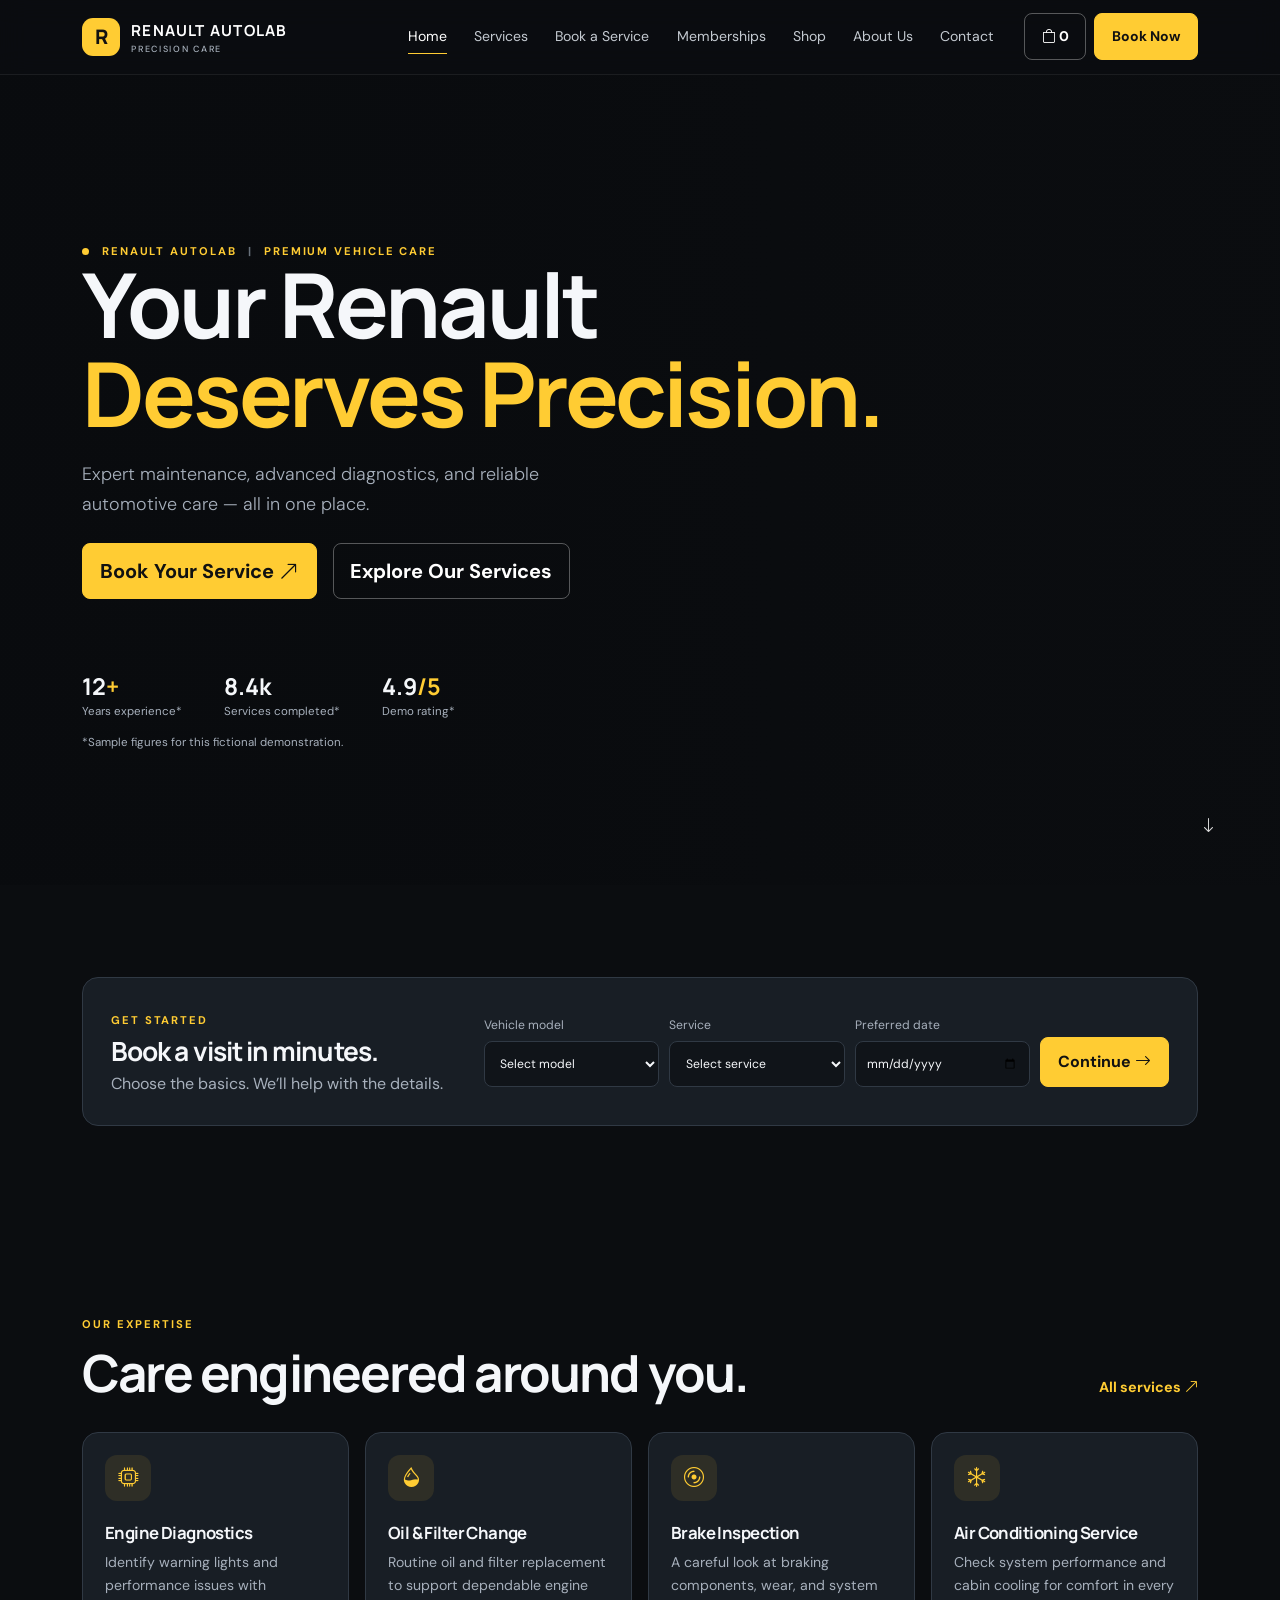
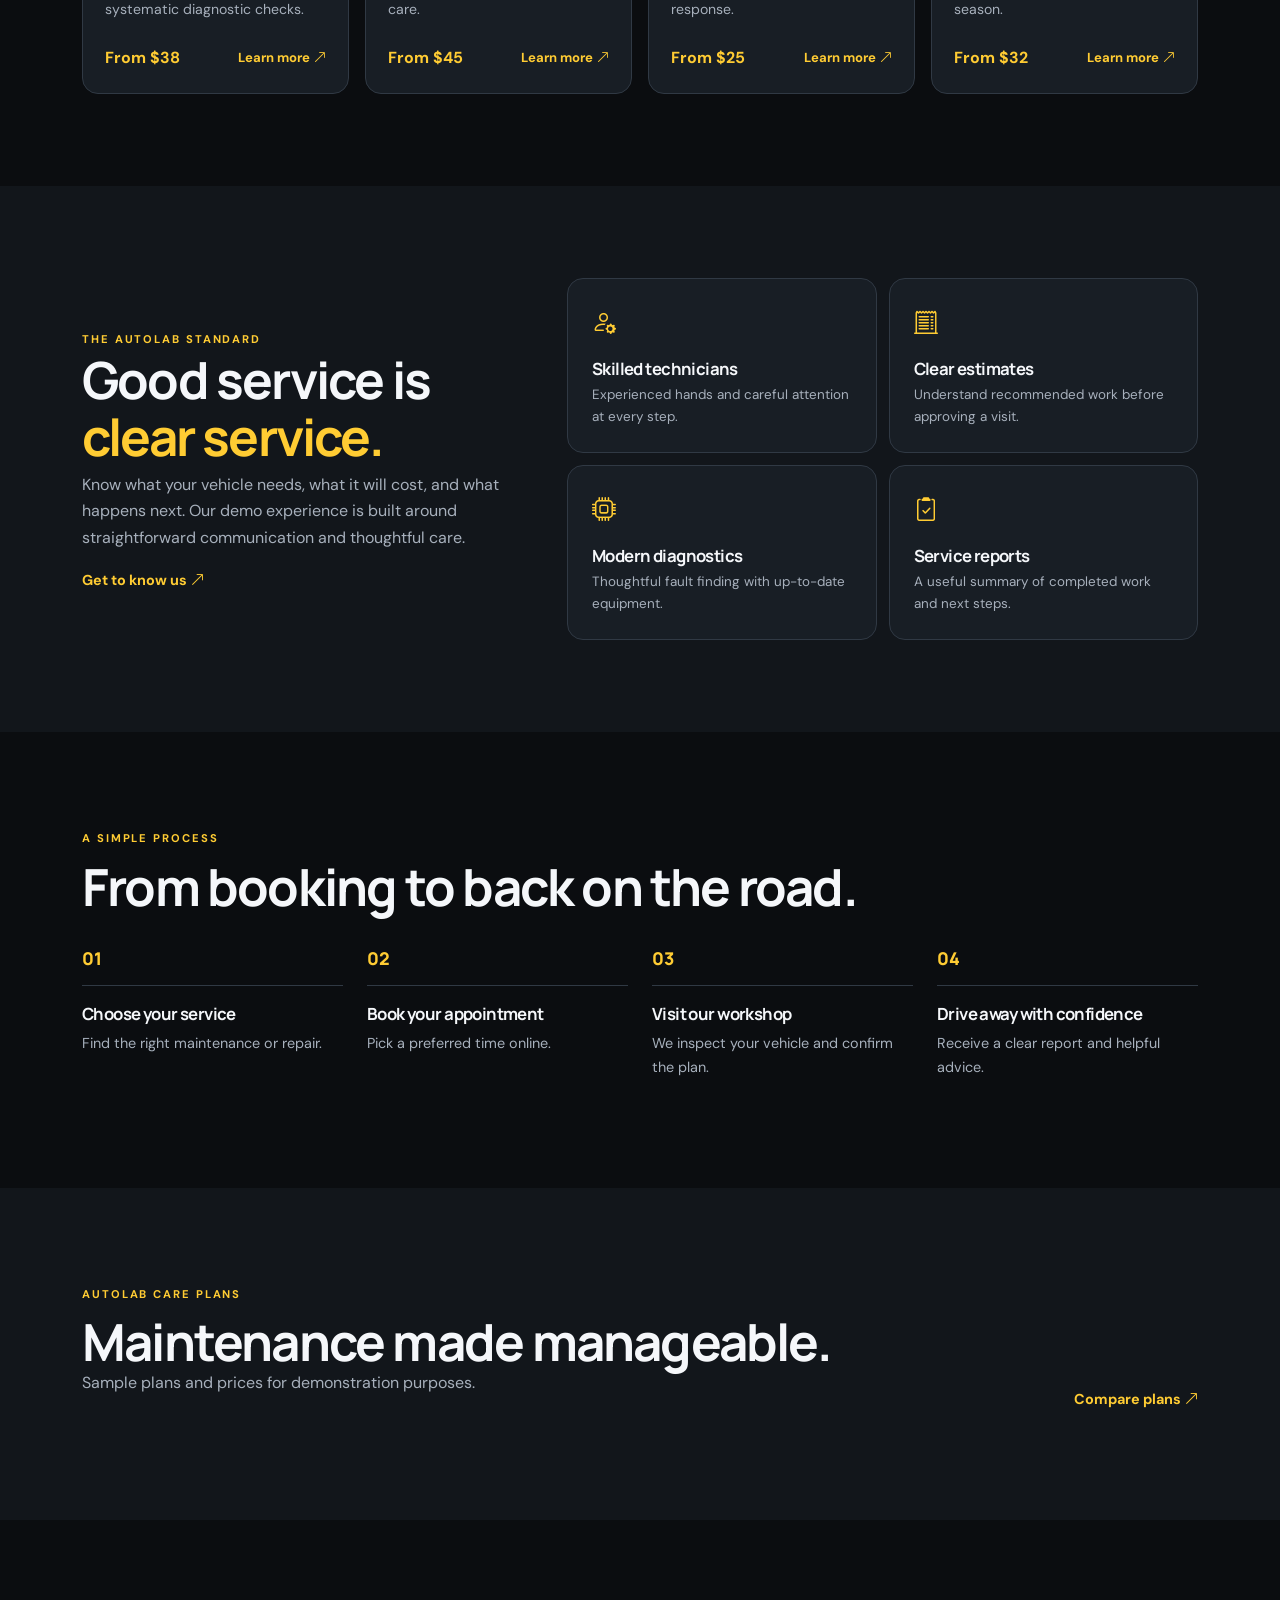
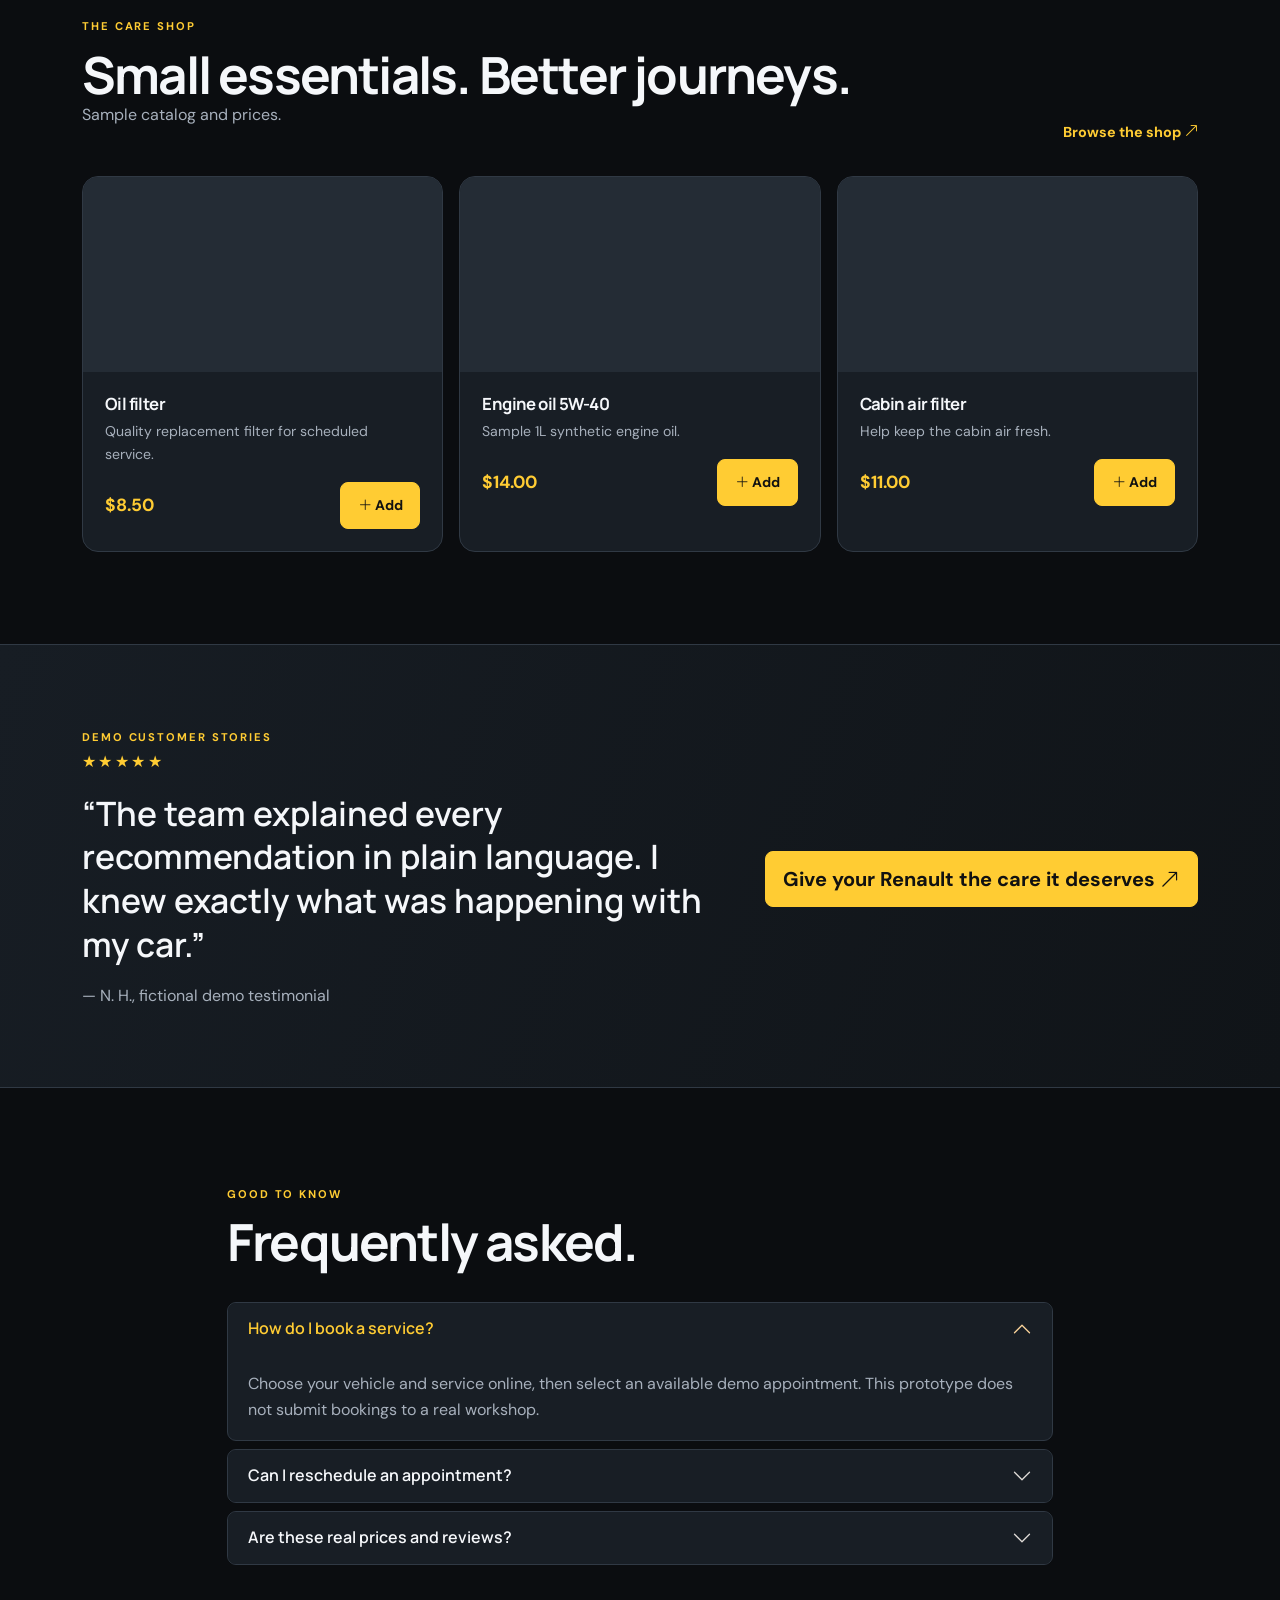
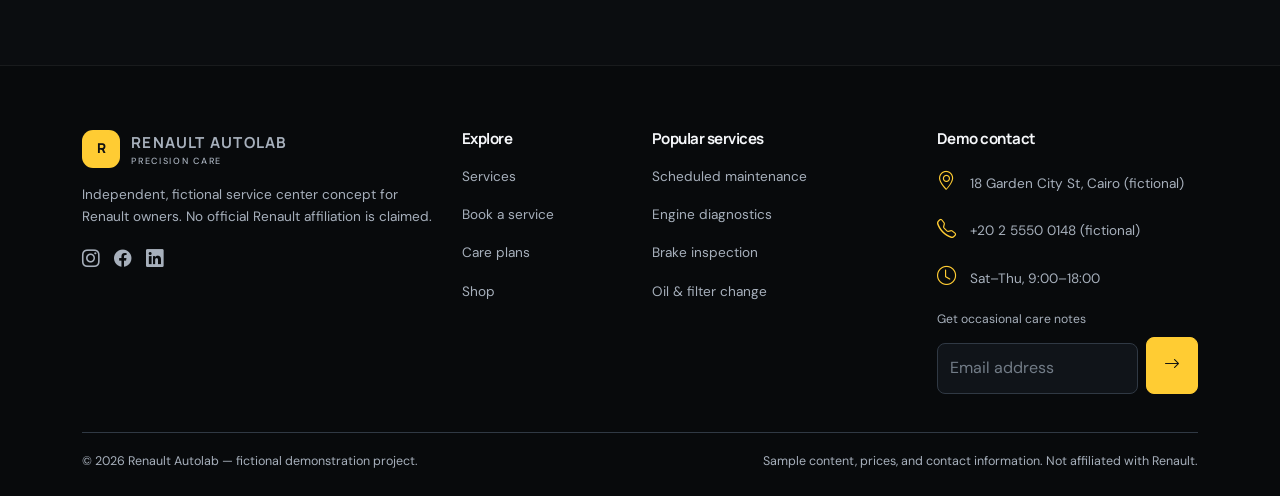
<file: index.html>
<!doctype html><html lang="en"><head><meta charset="utf-8"><meta name="viewport" content="width=device-width,initial-scale=1"><meta name="description" content="Premium Renault vehicle care, diagnostics and maintenance at Renault Autolab. Demo service center."><title>Renault Autolab | Precision Care</title><link rel="icon" href="images/favicon.svg" type="image/svg+xml"><link href="https://cdn.jsdelivr.net/npm/bootstrap@5.3.3/dist/css/bootstrap.min.css" rel="stylesheet"><link href="https://cdn.jsdelivr.net/npm/bootstrap-icons@1.11.3/font/bootstrap-icons.min.css" rel="stylesheet"><link rel="stylesheet" href="css/style.css"></head><body><div id="site-header"></div><main>
<section class="hero"><div class="hero-photo"></div><div class="container hero-content"><div class="eyebrow"><span class="dot"></span> RENAULT AUTOLAB <span class="sep">|</span> PREMIUM VEHICLE CARE</div><h1>Your Renault<br><em>Deserves Precision.</em></h1><p class="lead">Expert maintenance, advanced diagnostics, and reliable automotive care — all in one place.</p><div class="d-flex flex-wrap gap-3 mt-4"><a class="btn btn-accent btn-lg" href="booking.html">Book Your Service <i class="bi bi-arrow-up-right"></i></a><a class="btn btn-outline-light btn-lg" href="services.html">Explore Our Services</a></div><div class="trust-row"><div><strong>12<span>+</span></strong><small>Years experience*</small></div><div><strong>8.4k</strong><small>Services completed*</small></div><div><strong>4.9<span>/5</span></strong><small>Demo rating*</small></div></div><small class="demo-note">*Sample figures for this fictional demonstration.</small></div><a href="#quick-book" class="scroll-cue"><i class="bi bi-arrow-down"></i></a></section>
<section class="quick-book section-pad" id="quick-book"><div class="container"><div class="booking-strip"><div><span class="eyebrow">GET STARTED</span><h2>Book a visit in minutes.</h2><p class="muted mb-0">Choose the basics. We’ll help with the details.</p></div><form id="quick-book-form" class="quick-form"><label>Vehicle model<select name="model" required><option value="">Select model</option><option>Clio</option><option>Megane</option><option>Captur</option><option>Arkana</option><option>Duster</option></select></label><label>Service<select name="service" required><option value="">Select service</option><option>Scheduled Maintenance</option><option>Engine Diagnostics</option><option>Oil &amp; Filter Change</option><option>Brake Inspection</option><option>Air Conditioning</option></select></label><label>Preferred date<input type="date" name="date" required></label><button class="btn btn-accent" type="submit">Continue <i class="bi bi-arrow-right"></i></button></form></div></div></section>
<section class="section-pad"><div class="container"><div class="section-heading"><div><span class="eyebrow">OUR EXPERTISE</span><h2>Care engineered around you.</h2></div><a href="services.html" class="text-link">All services <i class="bi bi-arrow-up-right"></i></a></div><div class="row g-3" id="home-services"></div></div></section>
<section class="section-pad section-alt"><div class="container"><div class="row align-items-center g-5"><div class="col-lg-5"><span class="eyebrow">THE AUTOLAB STANDARD</span><h2>Good service is<br><em>clear service.</em></h2><p class="muted">Know what your vehicle needs, what it will cost, and what happens next. Our demo experience is built around straightforward communication and thoughtful care.</p><a href="about.html" class="text-link">Get to know us <i class="bi bi-arrow-up-right"></i></a></div><div class="col-lg-7"><div class="benefit-grid"><article><i class="bi bi-person-gear"></i><h3>Skilled technicians</h3><p>Experienced hands and careful attention at every step.</p></article><article><i class="bi bi-receipt-cutoff"></i><h3>Clear estimates</h3><p>Understand recommended work before approving a visit.</p></article><article><i class="bi bi-cpu"></i><h3>Modern diagnostics</h3><p>Thoughtful fault finding with up-to-date equipment.</p></article><article><i class="bi bi-clipboard2-check"></i><h3>Service reports</h3><p>A useful summary of completed work and next steps.</p></article></div></div></div></div></section>
<section class="section-pad"><div class="container"><div class="section-heading"><div><span class="eyebrow">A SIMPLE PROCESS</span><h2>From booking to back on the road.</h2></div></div><div class="steps row g-4"><div class="col-md-3"><b>01</b><h3>Choose your service</h3><p>Find the right maintenance or repair.</p></div><div class="col-md-3"><b>02</b><h3>Book your appointment</h3><p>Pick a preferred time online.</p></div><div class="col-md-3"><b>03</b><h3>Visit our workshop</h3><p>We inspect your vehicle and confirm the plan.</p></div><div class="col-md-3"><b>04</b><h3>Drive away with confidence</h3><p>Receive a clear report and helpful advice.</p></div></div></div></section>
<section class="section-pad section-alt"><div class="container"><div class="section-heading"><div><span class="eyebrow">AUTOLAB CARE PLANS</span><h2>Maintenance made manageable.</h2><p class="muted">Sample plans and prices for demonstration purposes.</p></div><a href="memberships.html" class="text-link">Compare plans <i class="bi bi-arrow-up-right"></i></a></div><div class="row g-3" id="home-plans"></div></div></section>
<section class="section-pad"><div class="container"><div class="section-heading"><div><span class="eyebrow">THE CARE SHOP</span><h2>Small essentials. Better journeys.</h2><p class="muted">Sample catalog and prices.</p></div><a href="shop.html" class="text-link">Browse the shop <i class="bi bi-arrow-up-right"></i></a></div><div class="row g-3" id="featured-products"></div></div></section>
<section class="quote-band"><div class="container"><span class="eyebrow">DEMO CUSTOMER STORIES</span><div class="row align-items-center g-4"><div class="col-lg-7"><div class="stars">★★★★★</div><blockquote>“The team explained every recommendation in plain language. I knew exactly what was happening with my car.”</blockquote><p class="muted mb-0">— N. H., fictional demo testimonial</p></div><div class="col-lg-5 text-lg-end"><a href="booking.html" class="btn btn-accent btn-lg">Give your Renault the care it deserves <i class="bi bi-arrow-up-right"></i></a></div></div></div></section>
<section class="section-pad"><div class="container narrow"><div class="section-heading"><div><span class="eyebrow">GOOD TO KNOW</span><h2>Frequently asked.</h2></div></div><div class="accordion accordion-dark" id="faq"><div class="accordion-item"><h3 class="accordion-header"><button class="accordion-button" data-bs-toggle="collapse" data-bs-target="#q1">How do I book a service?</button></h3><div id="q1" class="accordion-collapse collapse show" data-bs-parent="#faq"><div class="accordion-body">Choose your vehicle and service online, then select an available demo appointment. This prototype does not submit bookings to a real workshop.</div></div></div><div class="accordion-item"><h3 class="accordion-header"><button class="accordion-button collapsed" data-bs-toggle="collapse" data-bs-target="#q2">Can I reschedule an appointment?</button></h3><div id="q2" class="accordion-collapse collapse" data-bs-parent="#faq"><div class="accordion-body">In a real service, contact the center directly. The demo booking form only stores a local confirmation in your browser.</div></div></div><div class="accordion-item"><h3 class="accordion-header"><button class="accordion-button collapsed" data-bs-toggle="collapse" data-bs-target="#q3">Are these real prices and reviews?</button></h3><div id="q3" class="accordion-collapse collapse" data-bs-parent="#faq"><div class="accordion-body">No. All prices, ratings, testimonials, contact details, and business information are fictional sample content.</div></div></div></div></div></section>
</main><div id="site-footer"></div><div id="toast-area" class="toast-container position-fixed bottom-0 end-0 p-3"></div><script src="https://cdn.jsdelivr.net/npm/bootstrap@5.3.3/dist/js/bootstrap.bundle.min.js"></script><script src="js/main.js"></script><script src="js/services.js"></script><script src="js/memberships.js"></script><script src="js/shop.js"></script></body></html>
</file>
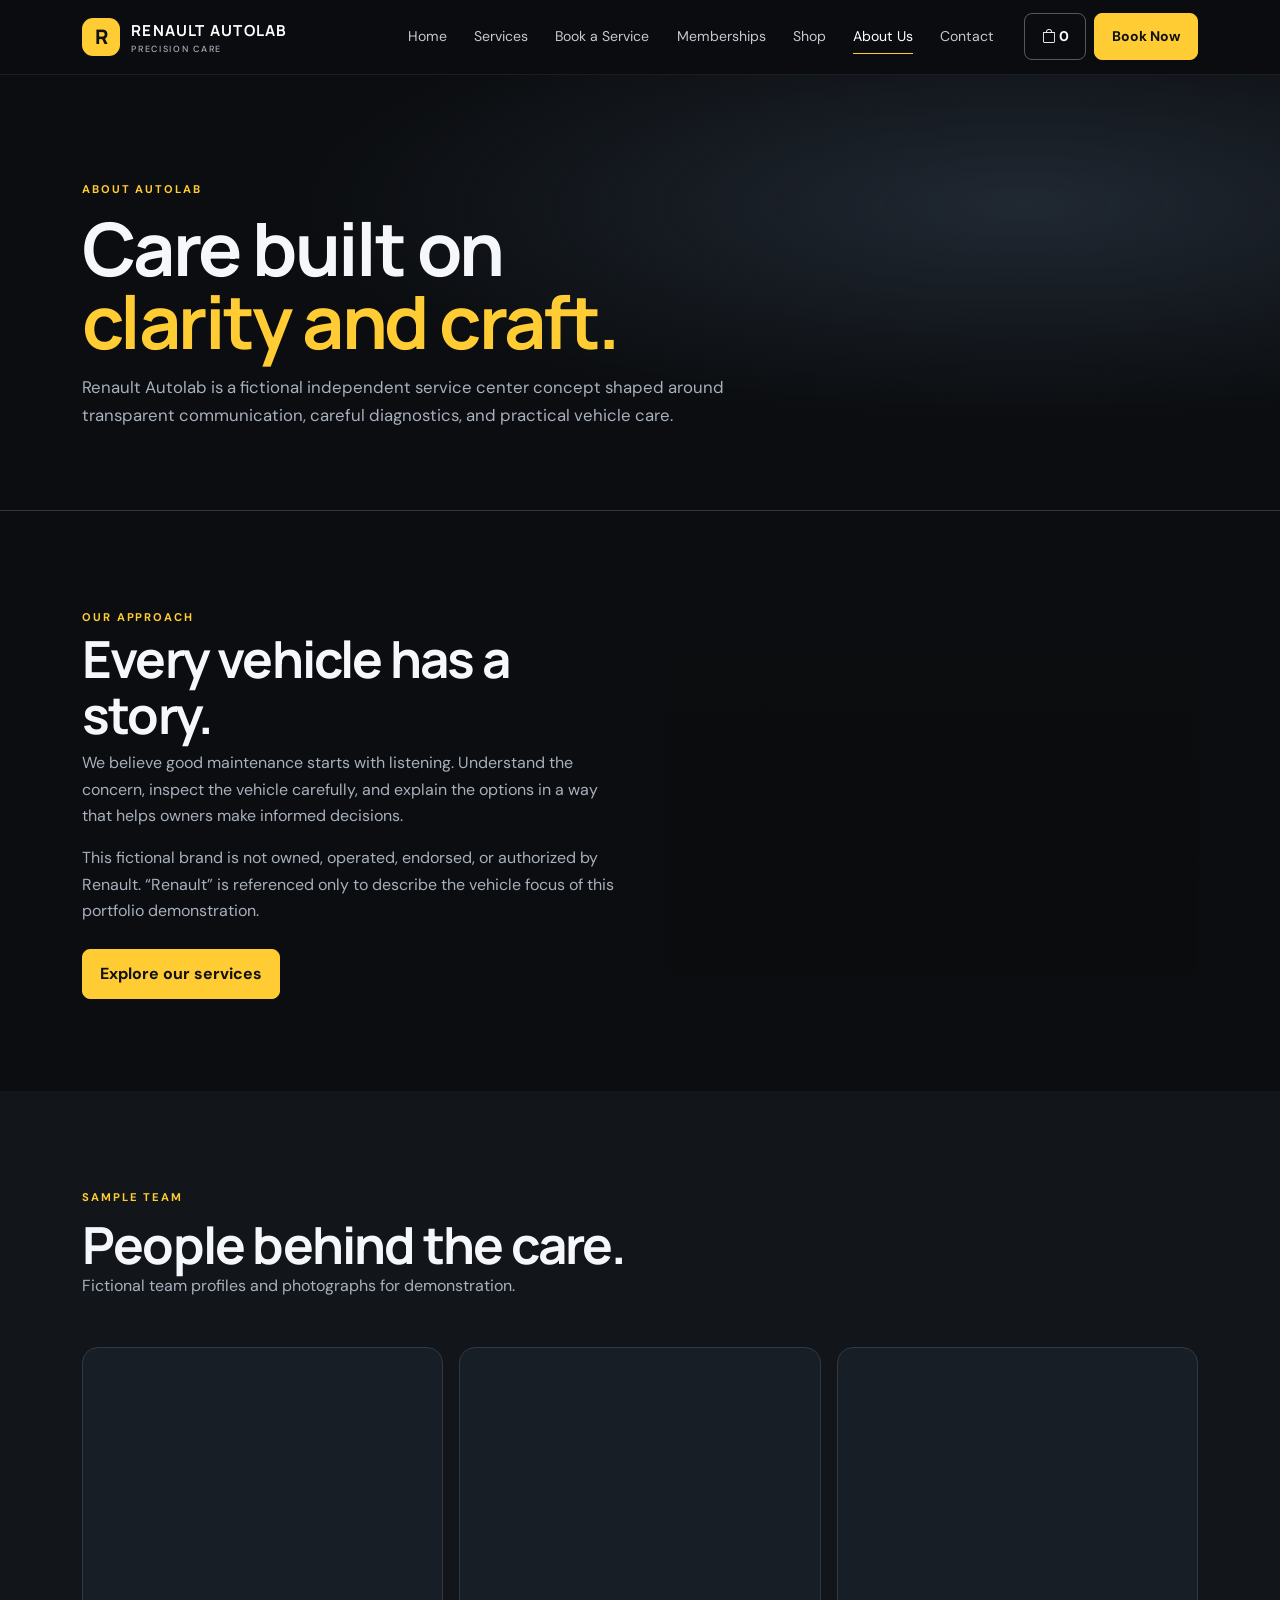
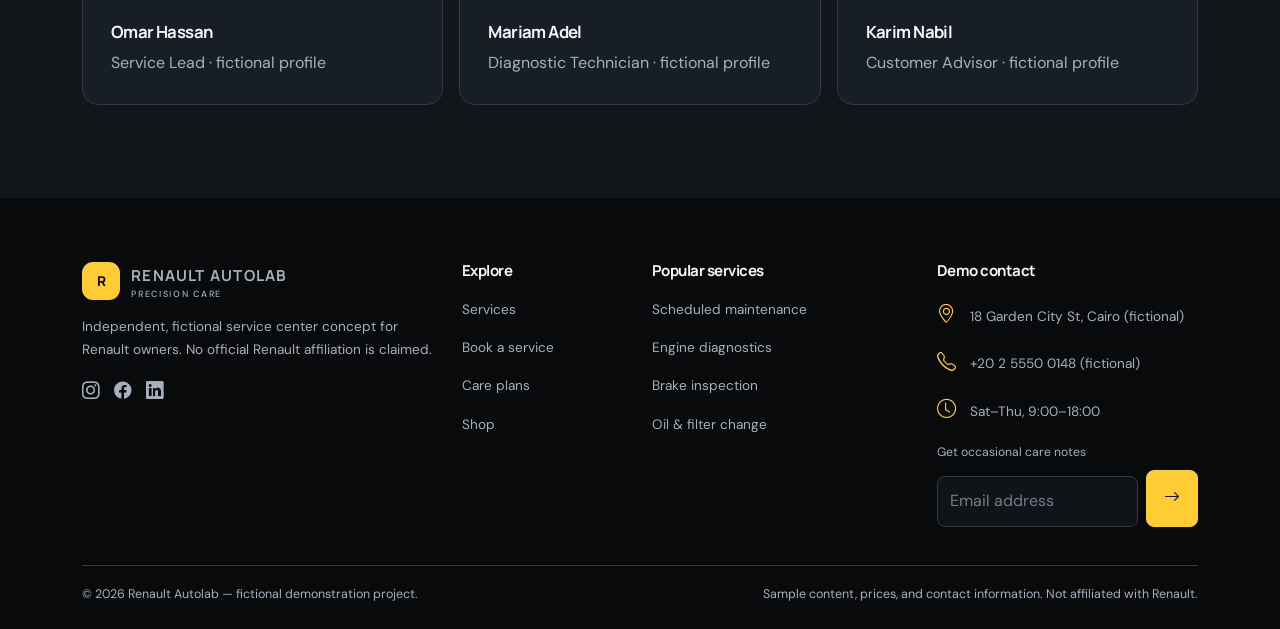
<file: about.html>
<!doctype html><html lang="en"><head><meta charset="utf-8"><meta name="viewport" content="width=device-width,initial-scale=1"><meta name="description" content="Learn about fictional Renault Autolab's approach to vehicle care."><title>About Us | Renault Autolab</title><link rel="icon" href="images/favicon.svg" type="image/svg+xml"><link href="https://cdn.jsdelivr.net/npm/bootstrap@5.3.3/dist/css/bootstrap.min.css" rel="stylesheet"><link href="https://cdn.jsdelivr.net/npm/bootstrap-icons@1.11.3/font/bootstrap-icons.min.css" rel="stylesheet"><link rel="stylesheet" href="css/style.css"></head><body><div id="site-header"></div><main><header class="page-hero"><div class="container"><span class="eyebrow">ABOUT AUTOLAB</span><h1>Care built on<br><em>clarity and craft.</em></h1><p>Renault Autolab is a fictional independent service center concept shaped around transparent communication, careful diagnostics, and practical vehicle care.</p></div></header><section class="section-pad"><div class="container"><div class="row g-5 align-items-center"><div class="col-lg-6"><span class="eyebrow">OUR APPROACH</span><h2>Every vehicle has a story.</h2><p>We believe good maintenance starts with listening. Understand the concern, inspect the vehicle carefully, and explain the options in a way that helps owners make informed decisions.</p><p>This fictional brand is not owned, operated, endorsed, or authorized by Renault. “Renault” is referenced only to describe the vehicle focus of this portfolio demonstration.</p><a class="btn btn-accent mt-2" href="services.html">Explore our services</a></div><div class="col-lg-6"><div class="image-panel" role="img" aria-label="Automotive workshop environment"></div></div></div></div></section><section class="section-pad section-alt"><div class="container"><div class="section-heading"><div><span class="eyebrow">SAMPLE TEAM</span><h2>People behind the care.</h2><p class="muted">Fictional team profiles and photographs for demonstration.</p></div></div><div class="row g-3"><div class="col-md-4"><article class="plan-card"><div class="team-photo mb-3" style="background-image:url('https://images.unsplash.com/photo-1612349317150-e413f6a5b16d?auto=format&fit=crop&w=800&q=80')" role="img" aria-label="Portrait of fictional service lead"></div><h3>Omar Hassan</h3><p class="mb-0">Service Lead · fictional profile</p></article></div><div class="col-md-4"><article class="plan-card"><div class="team-photo mb-3" style="background-image:url('https://images.unsplash.com/photo-1580489944761-15a19d654956?auto=format&fit=crop&w=800&q=80')" role="img" aria-label="Portrait of fictional diagnostic technician"></div><h3>Mariam Adel</h3><p class="mb-0">Diagnostic Technician · fictional profile</p></article></div><div class="col-md-4"><article class="plan-card"><div class="team-photo mb-3" style="background-image:url('https://images.unsplash.com/photo-1500648767791-00dcc994a43e?auto=format&fit=crop&w=800&q=80')" role="img" aria-label="Portrait of fictional customer advisor"></div><h3>Karim Nabil</h3><p class="mb-0">Customer Advisor · fictional profile</p></article></div></div></div></section></main><div id="site-footer"></div><div id="toast-area" class="toast-container position-fixed bottom-0 end-0 p-3"></div><script src="https://cdn.jsdelivr.net/npm/bootstrap@5.3.3/dist/js/bootstrap.bundle.min.js"></script><script src="js/main.js"></script></body></html>
</file>
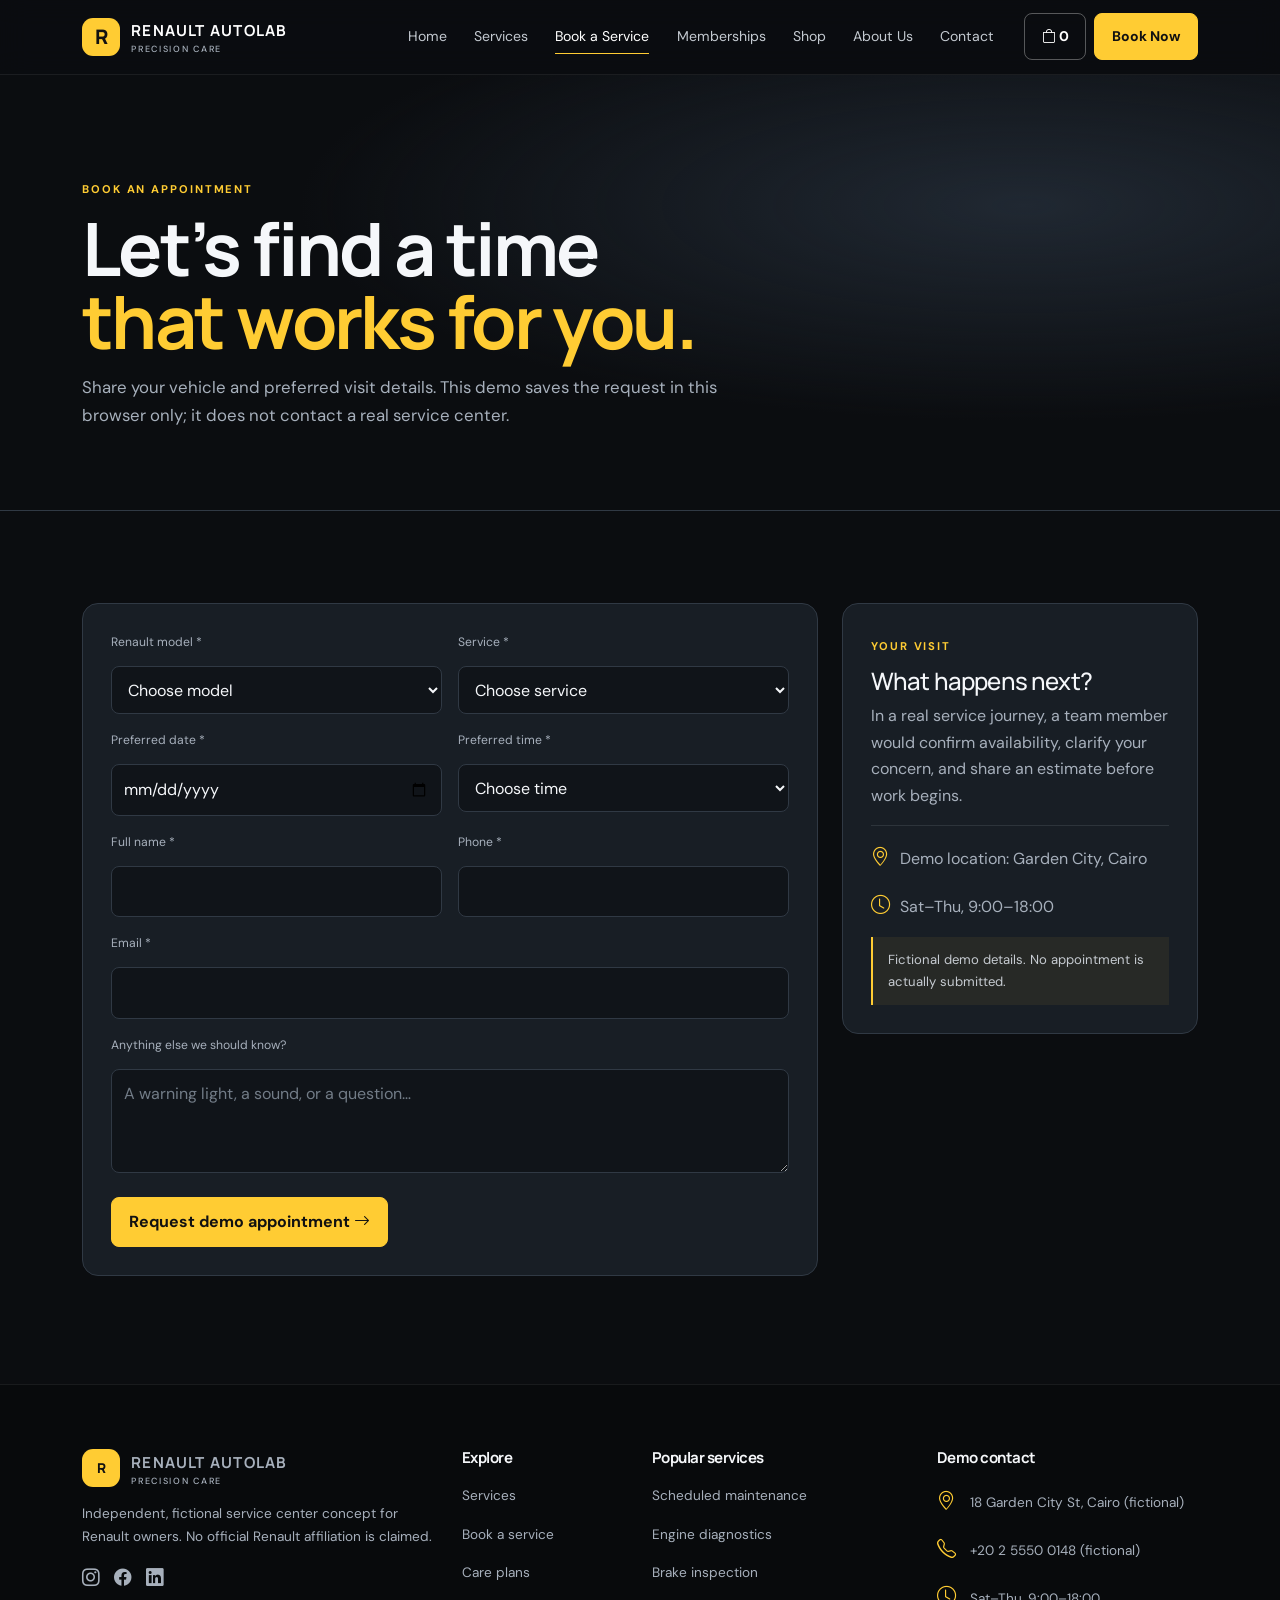
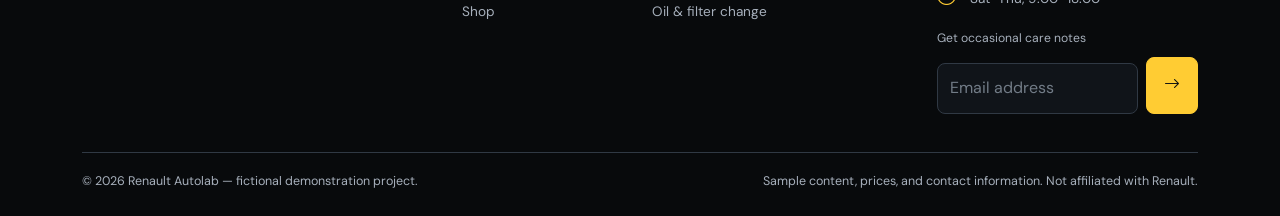
<file: booking.html>
<!doctype html><html lang="en"><head><meta charset="utf-8"><meta name="viewport" content="width=device-width,initial-scale=1"><meta name="description" content="Request a demo service appointment with Renault Autolab."><title>Book a Service | Renault Autolab</title><link rel="icon" href="images/favicon.svg" type="image/svg+xml"><link href="https://cdn.jsdelivr.net/npm/bootstrap@5.3.3/dist/css/bootstrap.min.css" rel="stylesheet"><link href="https://cdn.jsdelivr.net/npm/bootstrap-icons@1.11.3/font/bootstrap-icons.min.css" rel="stylesheet"><link rel="stylesheet" href="css/style.css"></head><body><div id="site-header"></div><main><header class="page-hero"><div class="container"><span class="eyebrow">BOOK AN APPOINTMENT</span><h1>Let’s find a time<br><em>that works for you.</em></h1><p>Share your vehicle and preferred visit details. This demo saves the request in this browser only; it does not contact a real service center.</p></div></header><section class="section-pad"><div class="container"><div class="row g-4"><div class="col-lg-8"><form class="form-card" id="booking-form"><div class="row g-3"><div class="col-md-6"><label class="form-label" for="model">Renault model *</label><select id="model" name="model" required><option value="">Choose model</option><option>Clio</option><option>Megane</option><option>Captur</option><option>Arkana</option><option>Duster</option><option>Other</option></select></div><div class="col-md-6"><label class="form-label" for="service">Service *</label><select id="service" name="service" required><option value="">Choose service</option><option>Scheduled Maintenance</option><option>Engine Diagnostics</option><option>Oil & Filter Change</option><option>Brake Inspection</option><option>Air Conditioning</option><option>Battery Testing</option><option>Mechanical Repairs</option></select></div><div class="col-md-6"><label class="form-label" for="date">Preferred date *</label><input id="date" name="date" type="date" required></div><div class="col-md-6"><label class="form-label" for="time">Preferred time *</label><select id="time" name="time" required><option value="">Choose time</option><option>09:00</option><option>10:30</option><option>12:00</option><option>14:00</option><option>15:30</option></select></div><div class="col-md-6"><label class="form-label" for="name">Full name *</label><input id="name" name="name" autocomplete="name" required></div><div class="col-md-6"><label class="form-label" for="phone">Phone *</label><input id="phone" name="phone" type="tel" autocomplete="tel" required pattern="[+0-9 ()-]{7,}" title="Enter a valid phone number"></div><div class="col-12"><label class="form-label" for="email">Email *</label><input id="email" name="email" type="email" autocomplete="email" required></div><div class="col-12"><label class="form-label" for="notes">Anything else we should know?</label><textarea id="notes" name="notes" rows="3" placeholder="A warning light, a sound, or a question…"></textarea></div><div class="col-12"><button class="btn btn-accent">Request demo appointment <i class="bi bi-arrow-right"></i></button></div></div></form><div id="booking-result" class="mt-3"></div></div><aside class="col-lg-4"><div class="info-panel"><span class="eyebrow">YOUR VISIT</span><h2 class="h4 mt-2">What happens next?</h2><p>In a real service journey, a team member would confirm availability, clarify your concern, and share an estimate before work begins.</p><hr class="border-secondary"><p><i class="bi bi-geo-alt contact-icon"></i>Demo location: Garden City, Cairo</p><p><i class="bi bi-clock contact-icon"></i>Sat–Thu, 9:00–18:00</p><div class="legal-note">Fictional demo details. No appointment is actually submitted.</div></div></aside></div></div></section></main><div id="site-footer"></div><div id="toast-area" class="toast-container position-fixed bottom-0 end-0 p-3"></div><script src="https://cdn.jsdelivr.net/npm/bootstrap@5.3.3/dist/js/bootstrap.bundle.min.js"></script><script src="js/main.js"></script><script src="js/booking.js"></script></body></html>
</file>
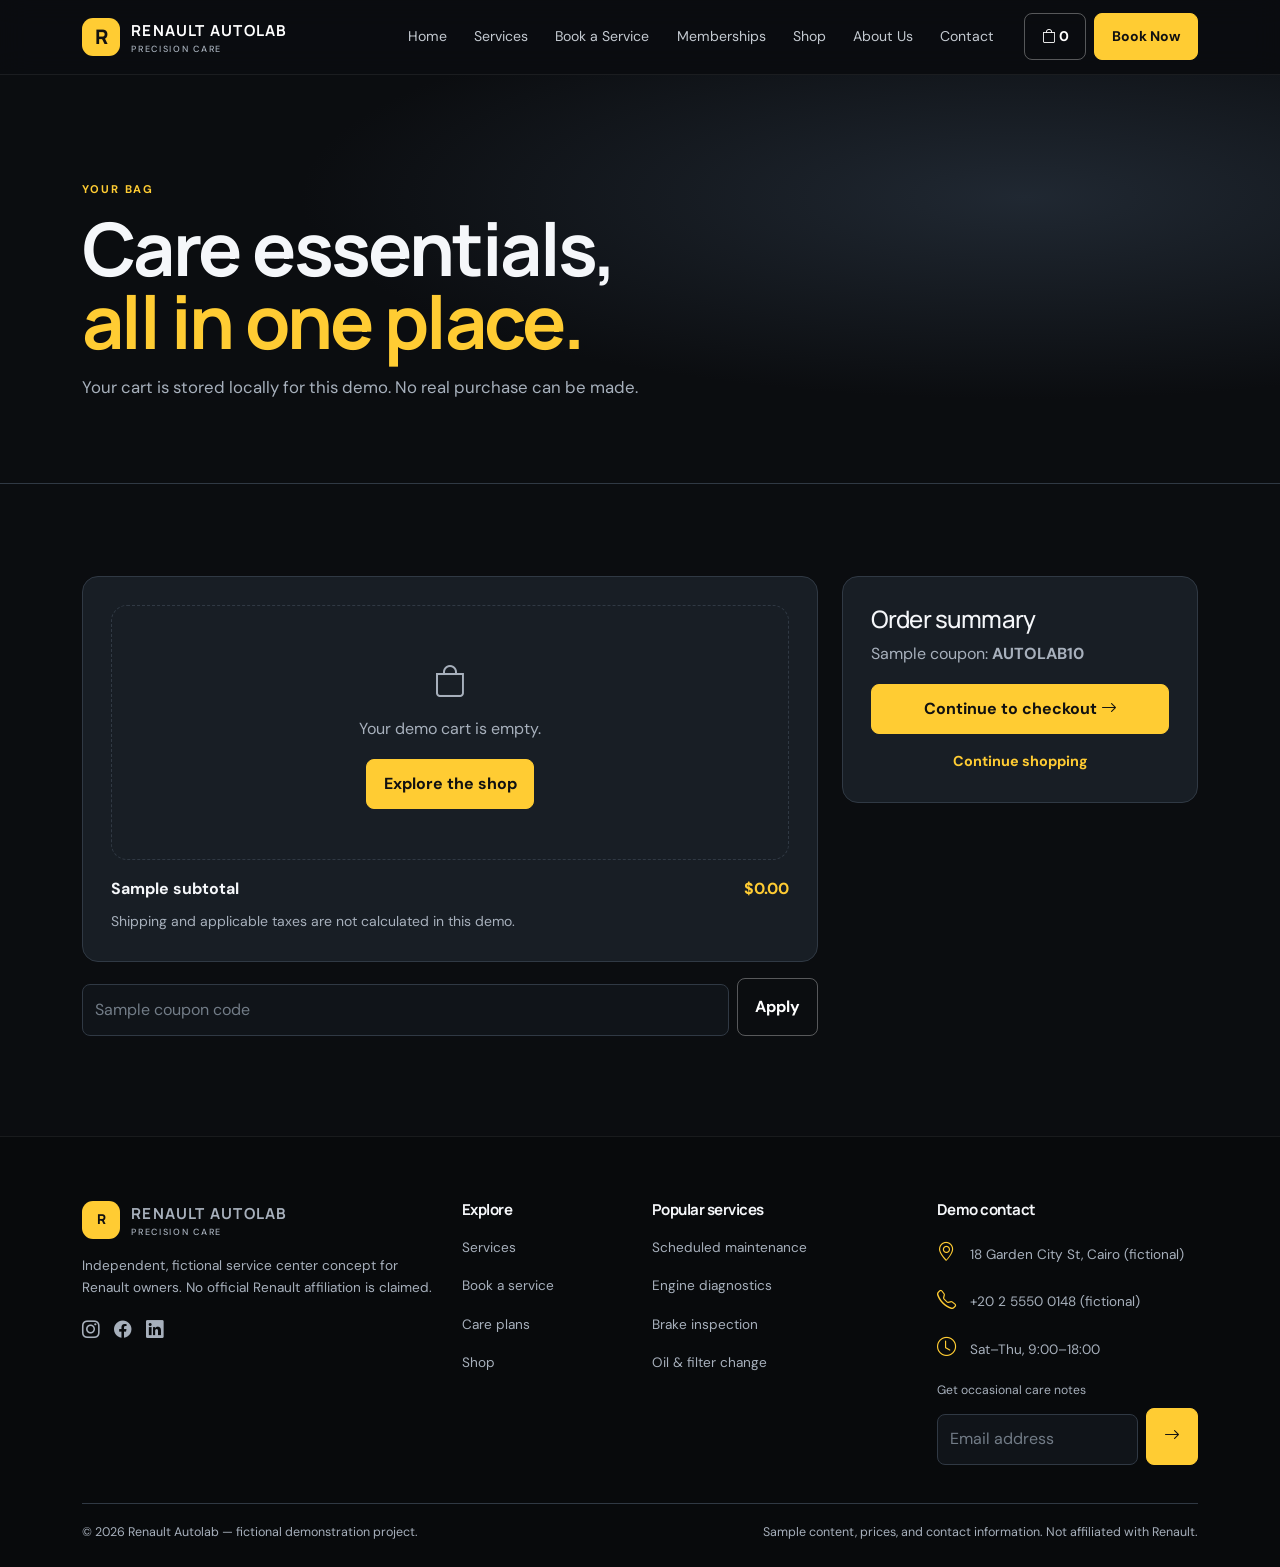
<file: cart.html>
<!doctype html><html lang="en"><head><meta charset="utf-8"><meta name="viewport" content="width=device-width,initial-scale=1"><meta name="description" content="Review your local demo cart."><title>Your Cart | Renault Autolab</title><link rel="icon" href="images/favicon.svg" type="image/svg+xml"><link href="https://cdn.jsdelivr.net/npm/bootstrap@5.3.3/dist/css/bootstrap.min.css" rel="stylesheet"><link href="https://cdn.jsdelivr.net/npm/bootstrap-icons@1.11.3/font/bootstrap-icons.min.css" rel="stylesheet"><link rel="stylesheet" href="css/style.css"></head><body><div id="site-header"></div><main><header class="page-hero"><div class="container"><span class="eyebrow">YOUR BAG</span><h1>Care essentials,<br><em>all in one place.</em></h1><p>Your cart is stored locally for this demo. No real purchase can be made.</p></div></header><section class="section-pad"><div class="container"><div class="row g-4"><div class="col-lg-8"><div class="info-panel"><div id="cart-items"></div><div class="d-flex justify-content-between align-items-center pt-3"><strong>Sample subtotal</strong><strong id="cart-total" class="price">$0.00</strong></div><p class="small mt-2 mb-0">Shipping and applicable taxes are not calculated in this demo.</p></div><form id="coupon-form" class="d-flex gap-2 mt-3"><label class="visually-hidden" for="coupon">Sample coupon</label><input id="coupon" name="coupon" placeholder="Sample coupon code"><button class="btn btn-outline-light">Apply</button></form><div id="coupon-message" class="mt-2"></div></div><aside class="col-lg-4"><div class="info-panel"><h2 class="h4">Order summary</h2><p>Sample coupon: <strong>AUTOLAB10</strong></p><a href="checkout.html" class="btn btn-accent w-100">Continue to checkout <i class="bi bi-arrow-right"></i></a><a href="shop.html" class="text-link d-block text-center mt-3">Continue shopping</a></div></aside></div></div></section></main><div id="site-footer"></div><div id="toast-area" class="toast-container position-fixed bottom-0 end-0 p-3"></div><script src="https://cdn.jsdelivr.net/npm/bootstrap@5.3.3/dist/js/bootstrap.bundle.min.js"></script><script src="js/main.js"></script><script src="js/cart.js"></script></body></html>
</file>
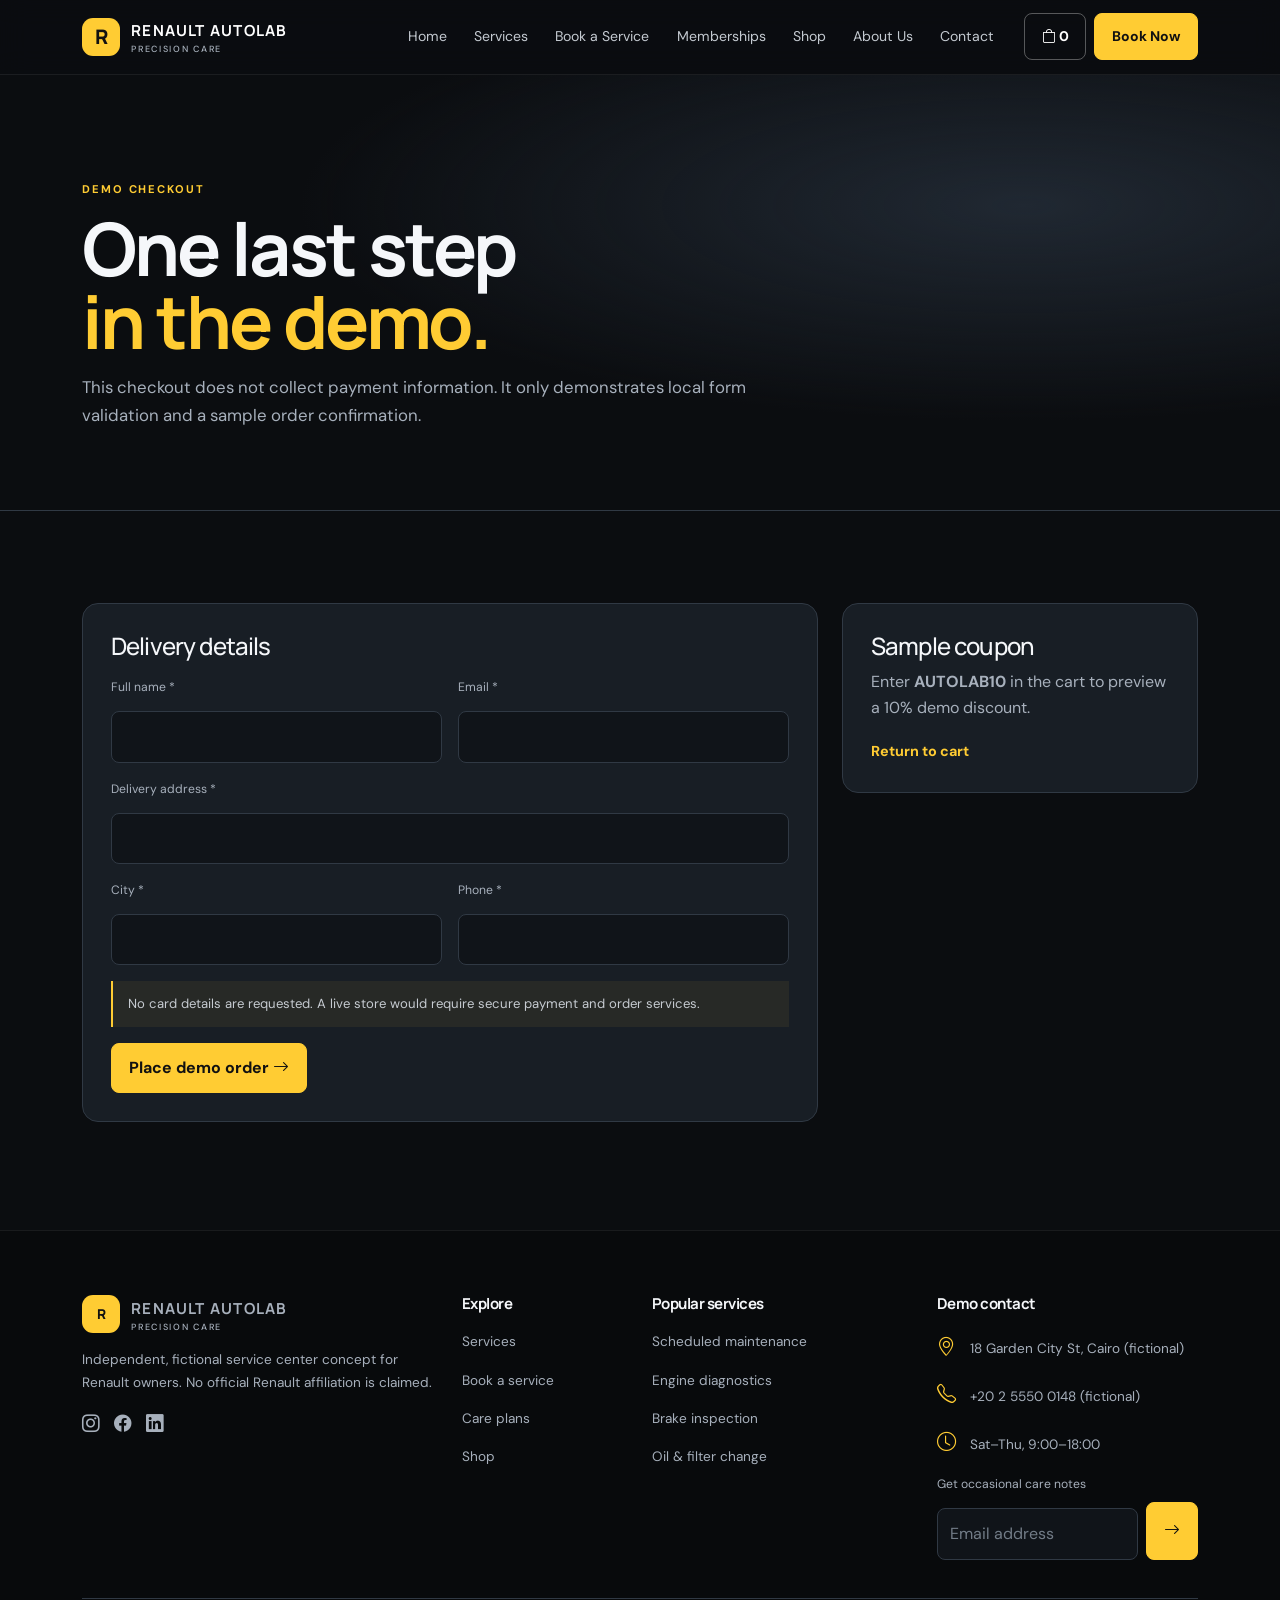
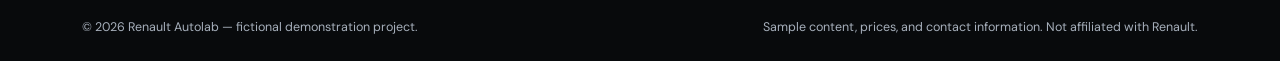
<file: checkout.html>
<!doctype html><html lang="en"><head><meta charset="utf-8"><meta name="viewport" content="width=device-width,initial-scale=1"><meta name="description" content="Complete a sample checkout demonstration."><title>Checkout | Renault Autolab</title><link rel="icon" href="images/favicon.svg" type="image/svg+xml"><link href="https://cdn.jsdelivr.net/npm/bootstrap@5.3.3/dist/css/bootstrap.min.css" rel="stylesheet"><link href="https://cdn.jsdelivr.net/npm/bootstrap-icons@1.11.3/font/bootstrap-icons.min.css" rel="stylesheet"><link rel="stylesheet" href="css/style.css"></head><body><div id="site-header"></div><main><header class="page-hero"><div class="container"><span class="eyebrow">DEMO CHECKOUT</span><h1>One last step<br><em>in the demo.</em></h1><p>This checkout does not collect payment information. It only demonstrates local form validation and a sample order confirmation.</p></div></header><section class="section-pad"><div class="container"><div class="row g-4"><div class="col-lg-8"><form class="form-card" id="checkout-form"><h2 class="h4 mb-3">Delivery details</h2><div class="row g-3"><div class="col-md-6"><label class="form-label" for="full-name">Full name *</label><input id="full-name" name="name" autocomplete="name" required></div><div class="col-md-6"><label class="form-label" for="email">Email *</label><input id="email" name="email" type="email" autocomplete="email" required></div><div class="col-12"><label class="form-label" for="address">Delivery address *</label><input id="address" name="address" autocomplete="street-address" required></div><div class="col-md-6"><label class="form-label" for="city">City *</label><input id="city" name="city" required></div><div class="col-md-6"><label class="form-label" for="phone">Phone *</label><input id="phone" name="phone" type="tel" autocomplete="tel" required pattern="[+0-9 ()-]{7,}"></div><div class="col-12"><div class="legal-note">No card details are requested. A live store would require secure payment and order services.</div></div><div class="col-12"><button class="btn btn-accent">Place demo order <i class="bi bi-arrow-right"></i></button></div></div></form><div id="order-result" class="mt-3"></div></div><aside class="col-lg-4"><div class="info-panel"><h2 class="h4">Sample coupon</h2><p>Enter <strong>AUTOLAB10</strong> in the cart to preview a 10% demo discount.</p><a class="text-link" href="cart.html">Return to cart</a></div></aside></div></div></section></main><div id="site-footer"></div><div id="toast-area" class="toast-container position-fixed bottom-0 end-0 p-3"></div><script src="https://cdn.jsdelivr.net/npm/bootstrap@5.3.3/dist/js/bootstrap.bundle.min.js"></script><script src="js/main.js"></script><script src="js/cart.js"></script></body></html>
</file>
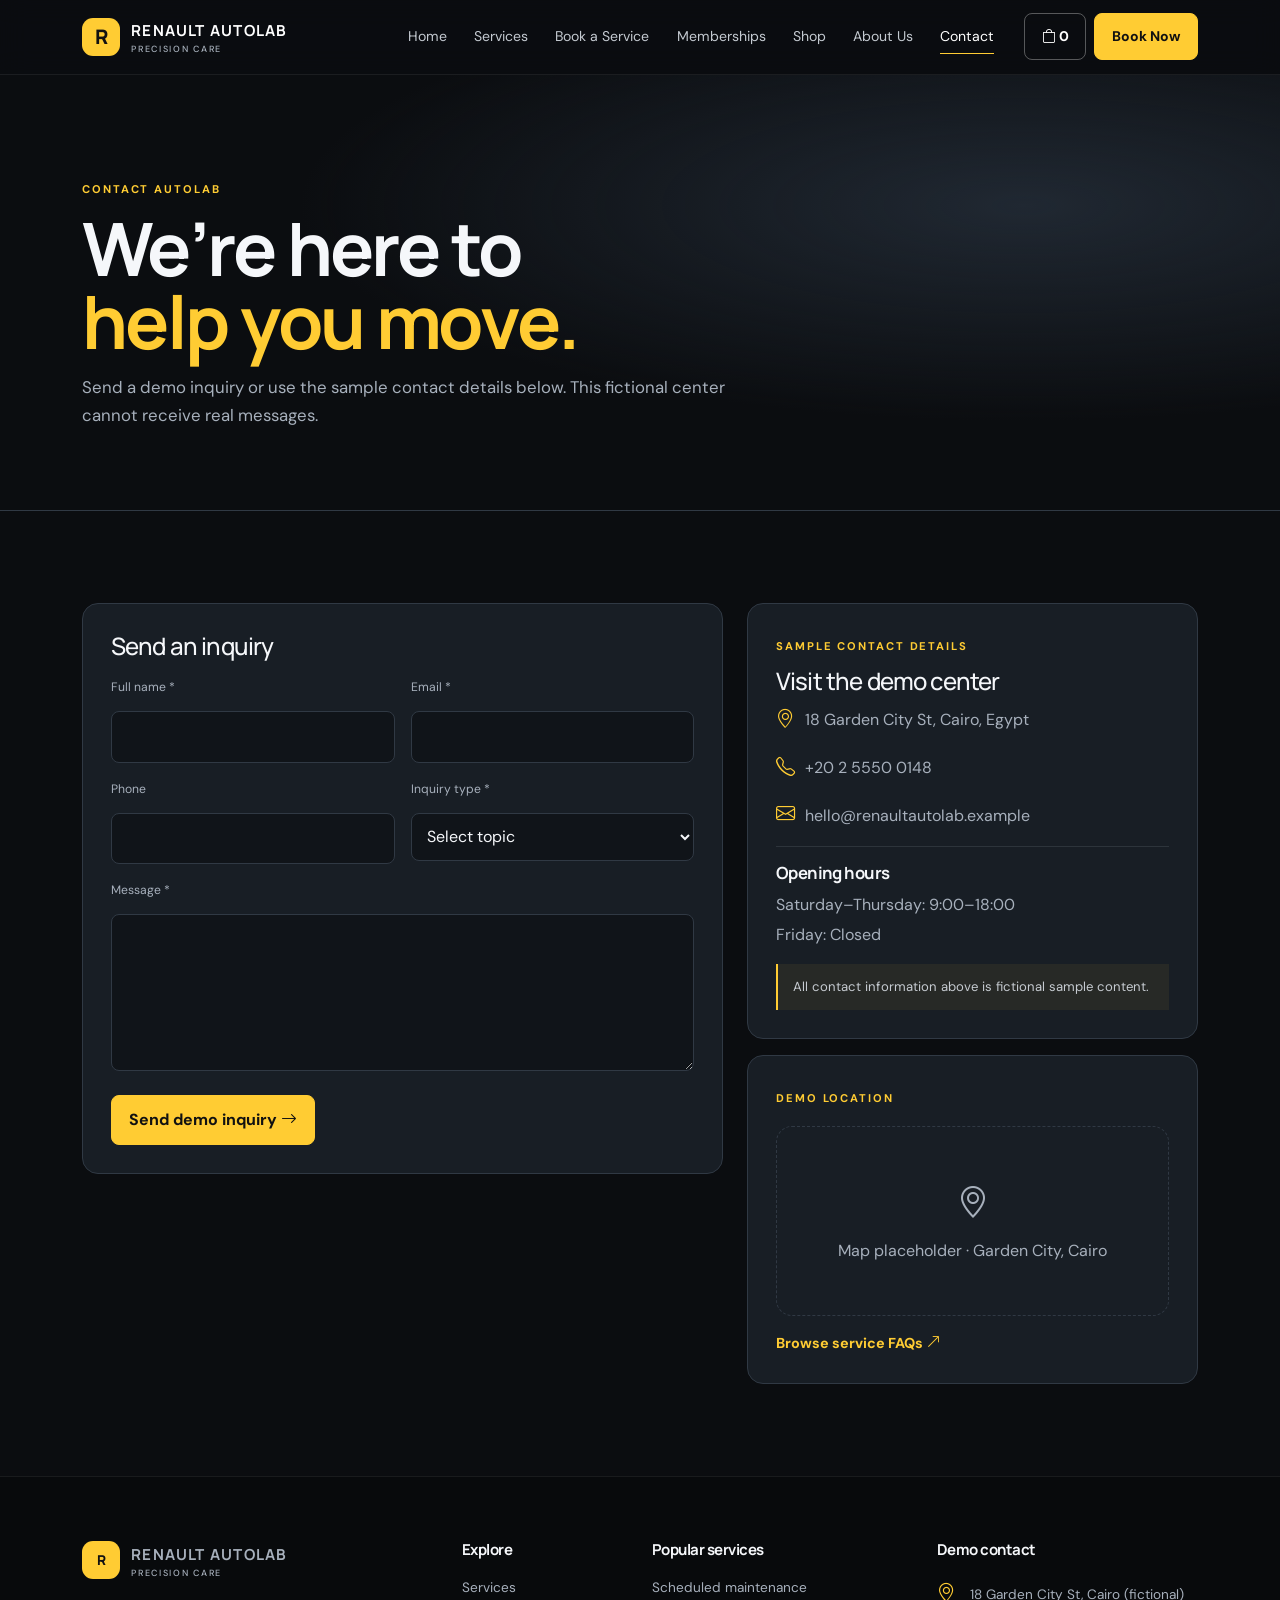
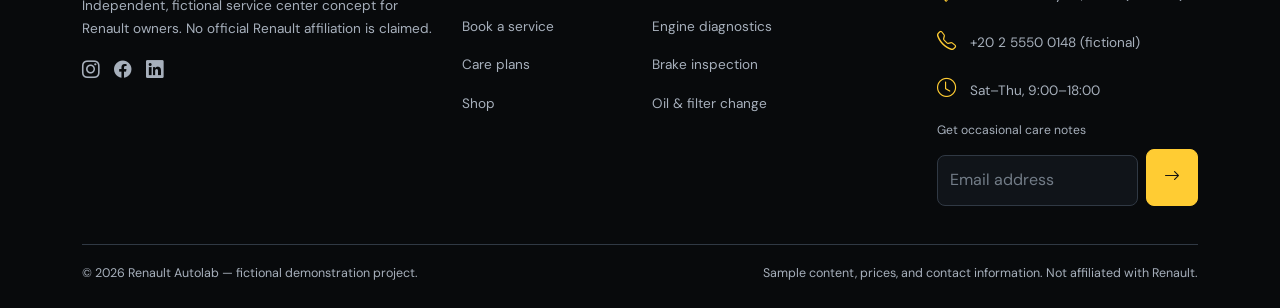
<file: contact.html>
<!doctype html><html lang="en"><head><meta charset="utf-8"><meta name="viewport" content="width=device-width,initial-scale=1"><meta name="description" content="Contact the fictional Renault Autolab demo service center."><title>Contact | Renault Autolab</title><link rel="icon" href="images/favicon.svg" type="image/svg+xml"><link href="https://cdn.jsdelivr.net/npm/bootstrap@5.3.3/dist/css/bootstrap.min.css" rel="stylesheet"><link href="https://cdn.jsdelivr.net/npm/bootstrap-icons@1.11.3/font/bootstrap-icons.min.css" rel="stylesheet"><link rel="stylesheet" href="css/style.css"></head><body><div id="site-header"></div><main><header class="page-hero"><div class="container"><span class="eyebrow">CONTACT AUTOLAB</span><h1>We’re here to<br><em>help you move.</em></h1><p>Send a demo inquiry or use the sample contact details below. This fictional center cannot receive real messages.</p></div></header><section class="section-pad"><div class="container"><div class="row g-4"><div class="col-lg-7"><form class="form-card" id="contact-form"><h2 class="h4 mb-3">Send an inquiry</h2><div class="row g-3"><div class="col-md-6"><label class="form-label" for="name">Full name *</label><input id="name" name="name" autocomplete="name" required></div><div class="col-md-6"><label class="form-label" for="email">Email *</label><input id="email" name="email" type="email" autocomplete="email" required></div><div class="col-md-6"><label class="form-label" for="phone">Phone</label><input id="phone" name="phone" type="tel" autocomplete="tel"></div><div class="col-md-6"><label class="form-label" for="category">Inquiry type *</label><select id="category" name="category" required><option value="">Select topic</option><option>Service question</option><option>Booking support</option><option>Product question</option><option>Other</option></select></div><div class="col-12"><label class="form-label" for="message">Message *</label><textarea id="message" name="message" rows="5" required></textarea></div><div class="col-12"><button class="btn btn-accent">Send demo inquiry <i class="bi bi-arrow-right"></i></button></div></div></form><div id="contact-result" class="mt-3" aria-live="polite"></div></div><aside class="col-lg-5"><div class="info-panel mb-3"><span class="eyebrow">SAMPLE CONTACT DETAILS</span><h2 class="h4 mt-2">Visit the demo center</h2><p><i class="bi bi-geo-alt contact-icon"></i>18 Garden City St, Cairo, Egypt</p><p><i class="bi bi-telephone contact-icon"></i>+20 2 5550 0148</p><p><i class="bi bi-envelope contact-icon"></i>hello@renaultautolab.example</p><hr class="border-secondary"><h3>Opening hours</h3><p class="mb-1">Saturday–Thursday: 9:00–18:00</p><p>Friday: Closed</p><div class="legal-note">All contact information above is fictional sample content.</div></div><div class="info-panel"><span class="eyebrow">DEMO LOCATION</span><div class="empty-state mt-3"><i class="bi bi-geo-alt fs-2"></i><p class="mb-0 mt-2">Map placeholder · Garden City, Cairo</p></div><a href="services.html" class="text-link d-block mt-3">Browse service FAQs <i class="bi bi-arrow-up-right"></i></a></div></aside></div></div></section></main><div id="site-footer"></div><div id="toast-area" class="toast-container position-fixed bottom-0 end-0 p-3"></div><script src="https://cdn.jsdelivr.net/npm/bootstrap@5.3.3/dist/js/bootstrap.bundle.min.js"></script><script src="js/main.js"></script><script>document.querySelector('#contact-form').addEventListener('submit',e=>{e.preventDefault();if(!e.currentTarget.reportValidity())return;document.querySelector('#contact-result').innerHTML='<div class="info-panel"><i class="bi bi-check-circle-fill text-success"></i> Demo inquiry validated. It was not delivered to a real service center.</div>';e.currentTarget.reset()});</script></body></html>
</file>
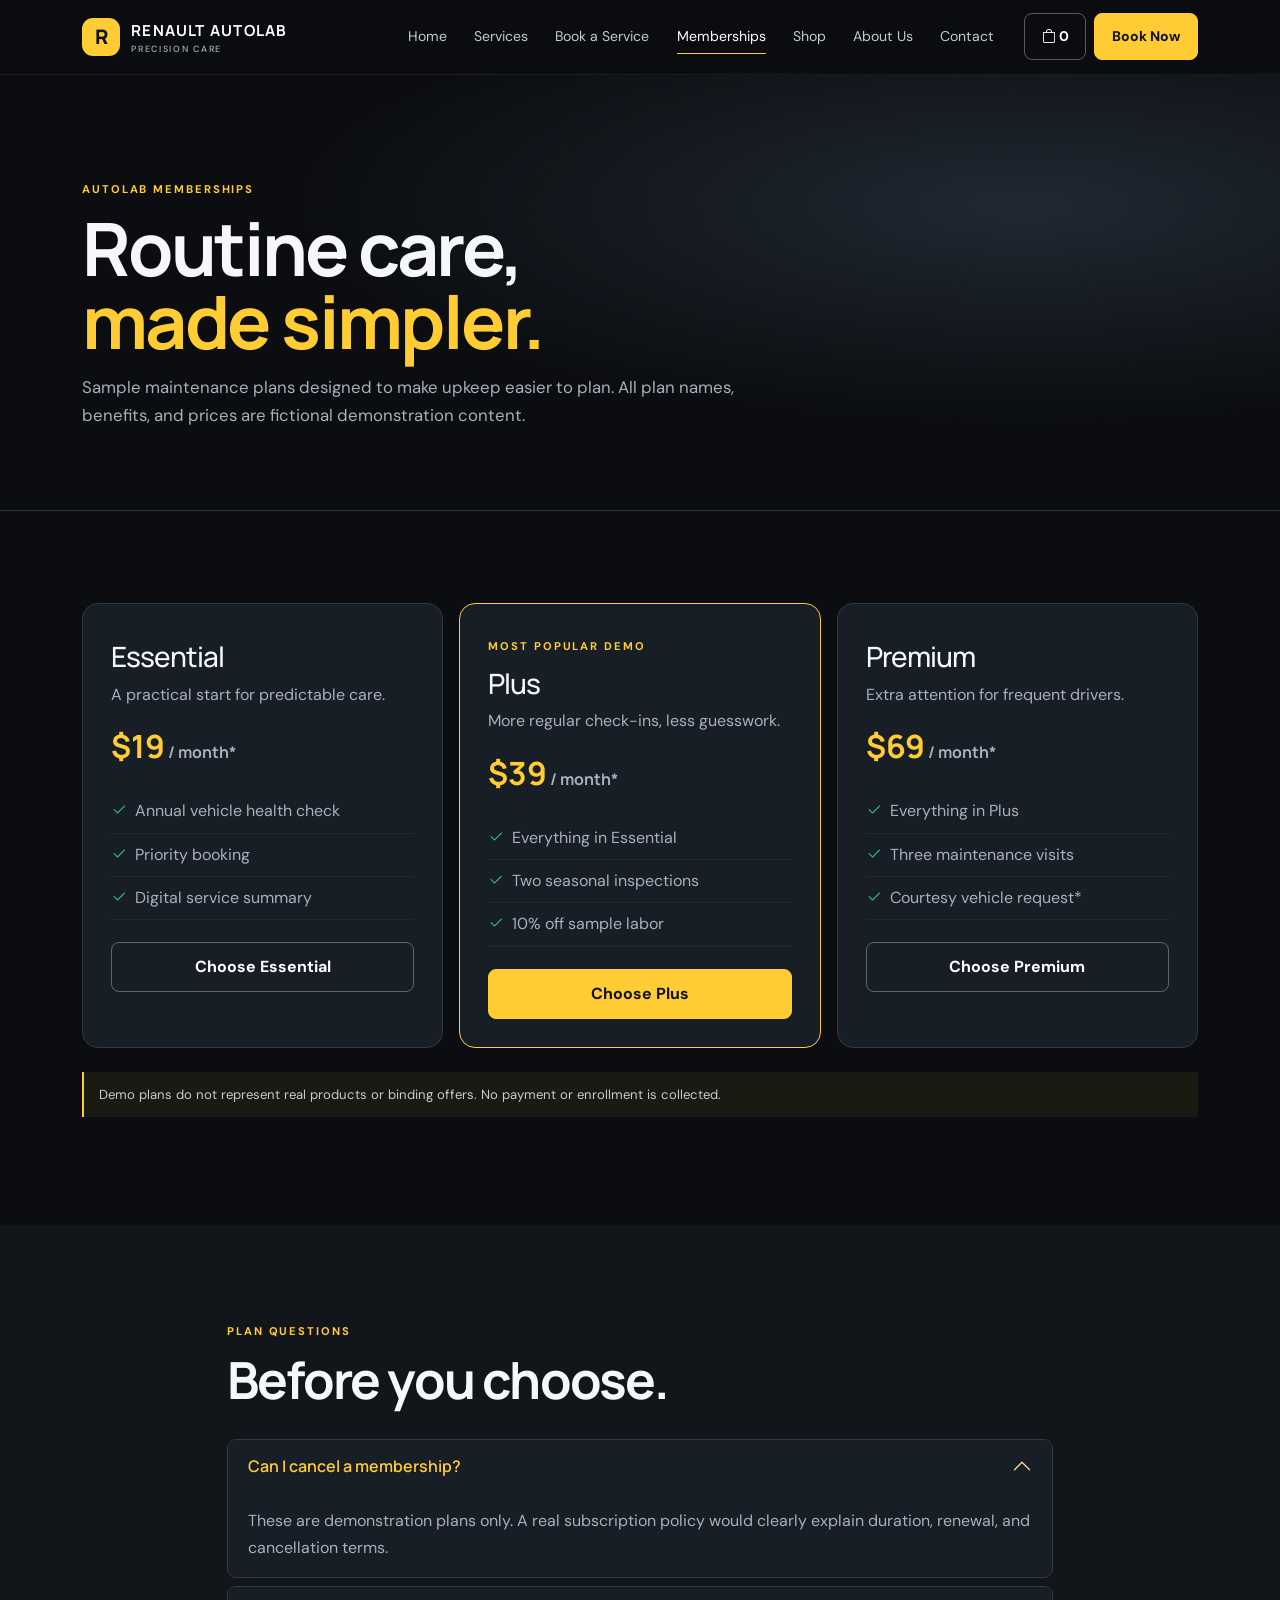
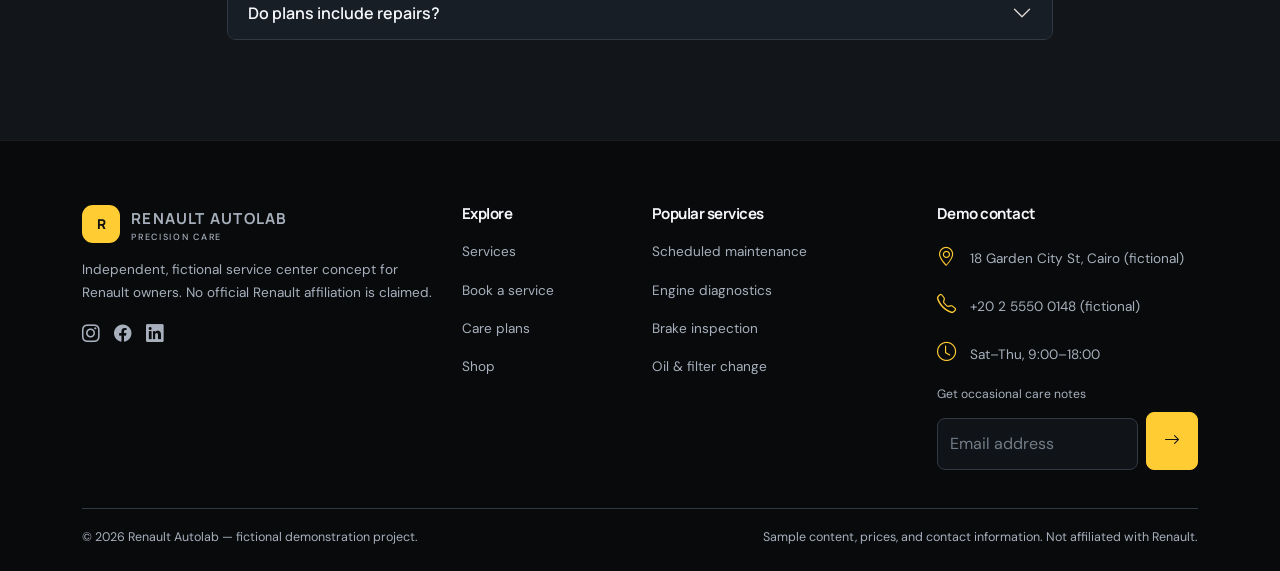
<file: memberships.html>
<!doctype html><html lang="en"><head><meta charset="utf-8"><meta name="viewport" content="width=device-width,initial-scale=1"><meta name="description" content="Compare sample Renault Autolab maintenance memberships."><title>Care Plans | Renault Autolab</title><link rel="icon" href="images/favicon.svg" type="image/svg+xml"><link href="https://cdn.jsdelivr.net/npm/bootstrap@5.3.3/dist/css/bootstrap.min.css" rel="stylesheet"><link href="https://cdn.jsdelivr.net/npm/bootstrap-icons@1.11.3/font/bootstrap-icons.min.css" rel="stylesheet"><link rel="stylesheet" href="css/style.css"></head><body><div id="site-header"></div><main><header class="page-hero"><div class="container"><span class="eyebrow">AUTOLAB MEMBERSHIPS</span><h1>Routine care,<br><em>made simpler.</em></h1><p>Sample maintenance plans designed to make upkeep easier to plan. All plan names, benefits, and prices are fictional demonstration content.</p></div></header><section class="section-pad"><div class="container"><div class="row g-3" id="plan-grid"></div><p class="legal-note mt-4">Demo plans do not represent real products or binding offers. No payment or enrollment is collected.</p></div></section><section class="section-pad section-alt"><div class="container narrow"><div class="section-heading"><div><span class="eyebrow">PLAN QUESTIONS</span><h2>Before you choose.</h2></div></div><div class="accordion accordion-dark" id="planfaq"><div class="accordion-item"><h3 class="accordion-header"><button class="accordion-button" data-bs-toggle="collapse" data-bs-target="#p1">Can I cancel a membership?</button></h3><div id="p1" class="accordion-collapse collapse show" data-bs-parent="#planfaq"><div class="accordion-body">These are demonstration plans only. A real subscription policy would clearly explain duration, renewal, and cancellation terms.</div></div></div><div class="accordion-item"><h3 class="accordion-header"><button class="accordion-button collapsed" data-bs-toggle="collapse" data-bs-target="#p2">Do plans include repairs?</button></h3><div id="p2" class="accordion-collapse collapse" data-bs-parent="#planfaq"><div class="accordion-body">Coverage varies by plan concept and all prices and inclusions shown here are samples. A real workshop would provide written terms.</div></div></div></div></div></section></main><div id="site-footer"></div><div id="toast-area" class="toast-container position-fixed bottom-0 end-0 p-3"></div><script src="https://cdn.jsdelivr.net/npm/bootstrap@5.3.3/dist/js/bootstrap.bundle.min.js"></script><script src="js/main.js"></script><script src="js/memberships.js"></script></body></html>
</file>
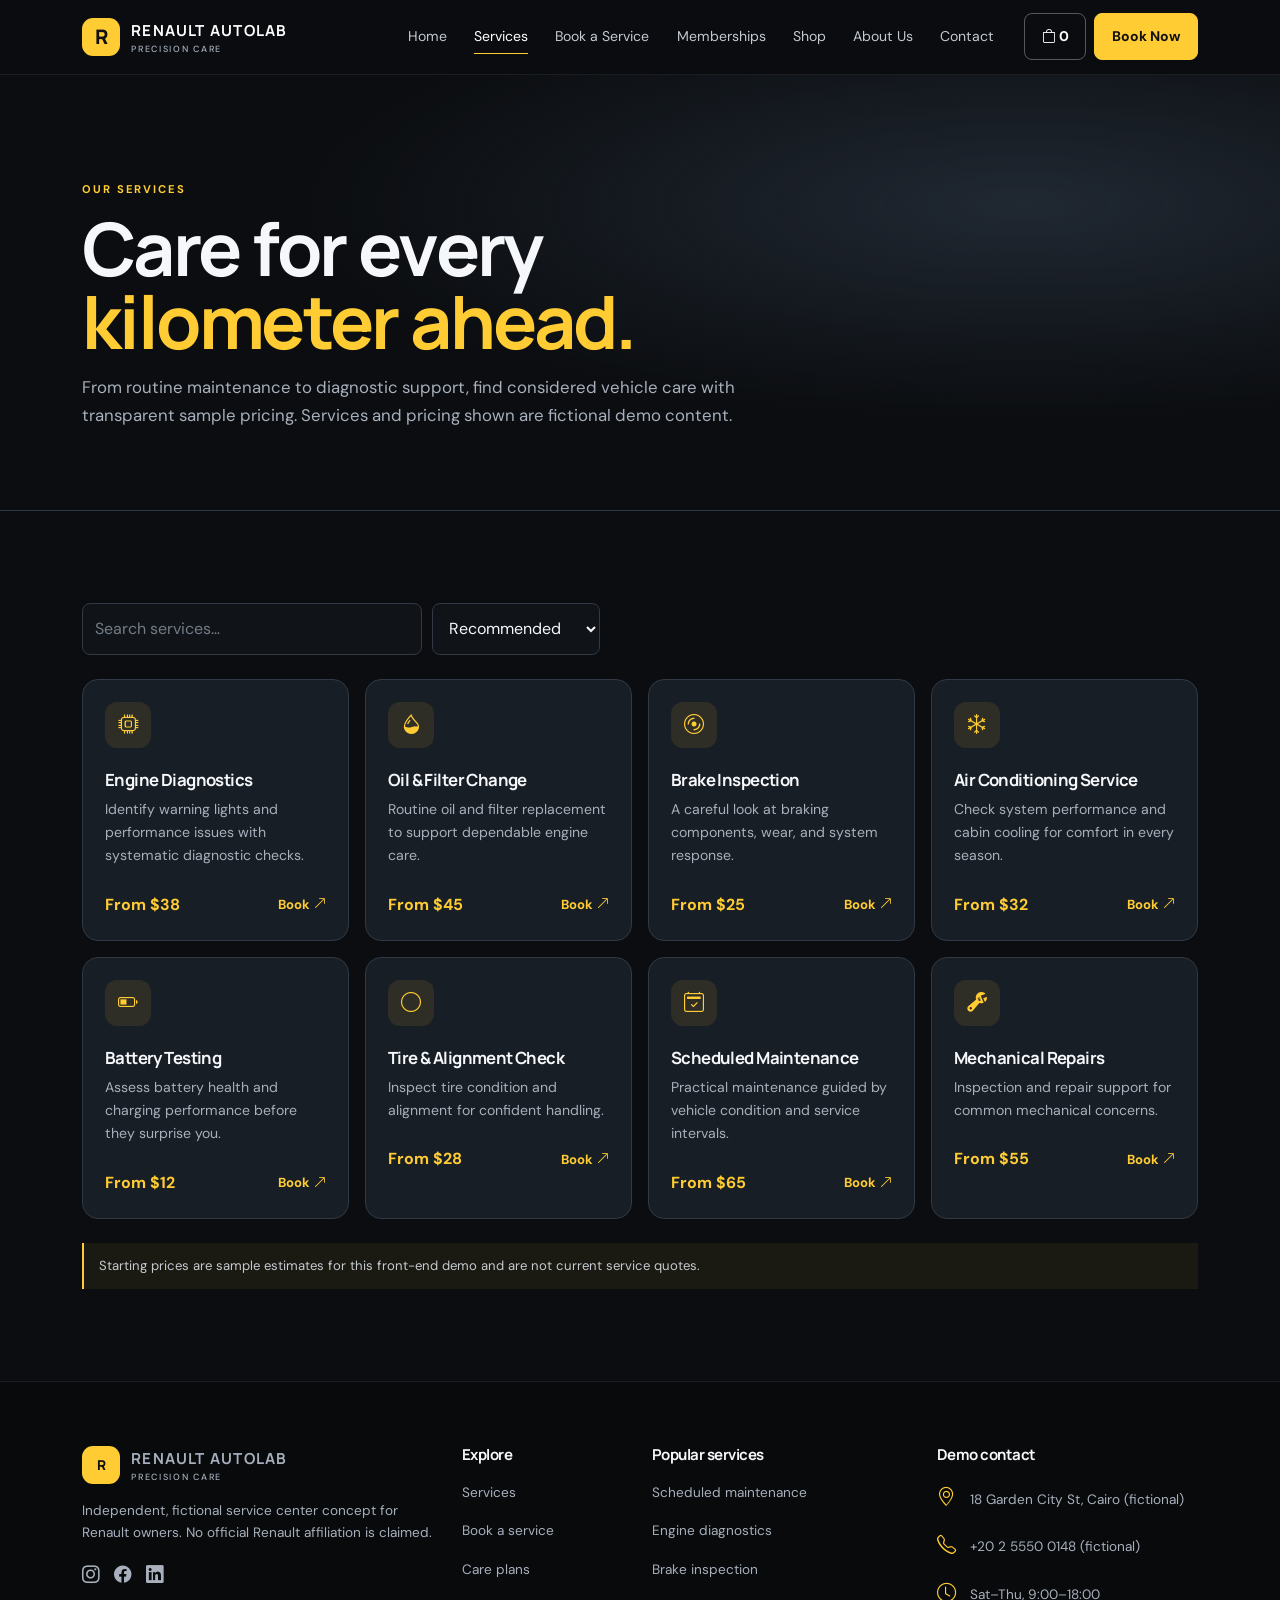
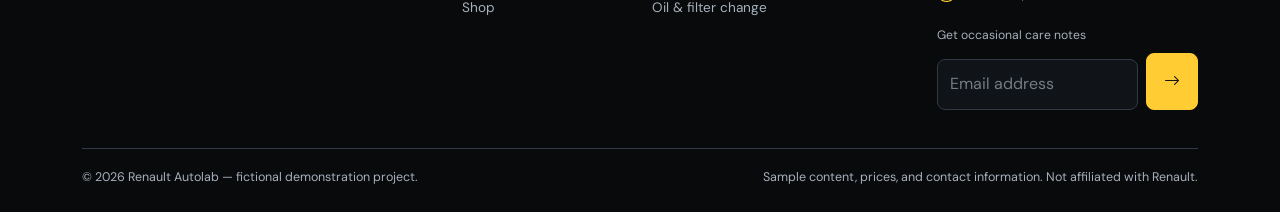
<file: services.html>
<!doctype html><html lang="en"><head><meta charset="utf-8"><meta name="viewport" content="width=device-width,initial-scale=1"><meta name="description" content="Explore Renault Autolab demo maintenance and repair services."><title>Services | Renault Autolab</title><link rel="icon" href="images/favicon.svg" type="image/svg+xml"><link href="https://cdn.jsdelivr.net/npm/bootstrap@5.3.3/dist/css/bootstrap.min.css" rel="stylesheet"><link href="https://cdn.jsdelivr.net/npm/bootstrap-icons@1.11.3/font/bootstrap-icons.min.css" rel="stylesheet"><link rel="stylesheet" href="css/style.css"></head><body><div id="site-header"></div><main><header class="page-hero"><div class="container"><span class="eyebrow">OUR SERVICES</span><h1>Care for every<br><em>kilometer ahead.</em></h1><p>From routine maintenance to diagnostic support, find considered vehicle care with transparent sample pricing. Services and pricing shown are fictional demo content.</p></div></header><section class="section-pad"><div class="container"><div class="filter-row"><input id="service-search" placeholder="Search services…" aria-label="Search services"><select id="service-sort" aria-label="Sort services"><option value="default">Recommended</option><option value="low">Price: low to high</option><option value="high">Price: high to low</option></select></div><div class="row g-3" id="service-grid"></div><div class="legal-note mt-4">Starting prices are sample estimates for this front-end demo and are not current service quotes.</div></div></section></main><div id="site-footer"></div><div id="toast-area" class="toast-container position-fixed bottom-0 end-0 p-3"></div><script src="https://cdn.jsdelivr.net/npm/bootstrap@5.3.3/dist/js/bootstrap.bundle.min.js"></script><script src="js/main.js"></script><script src="js/services.js"></script></body></html>
</file>
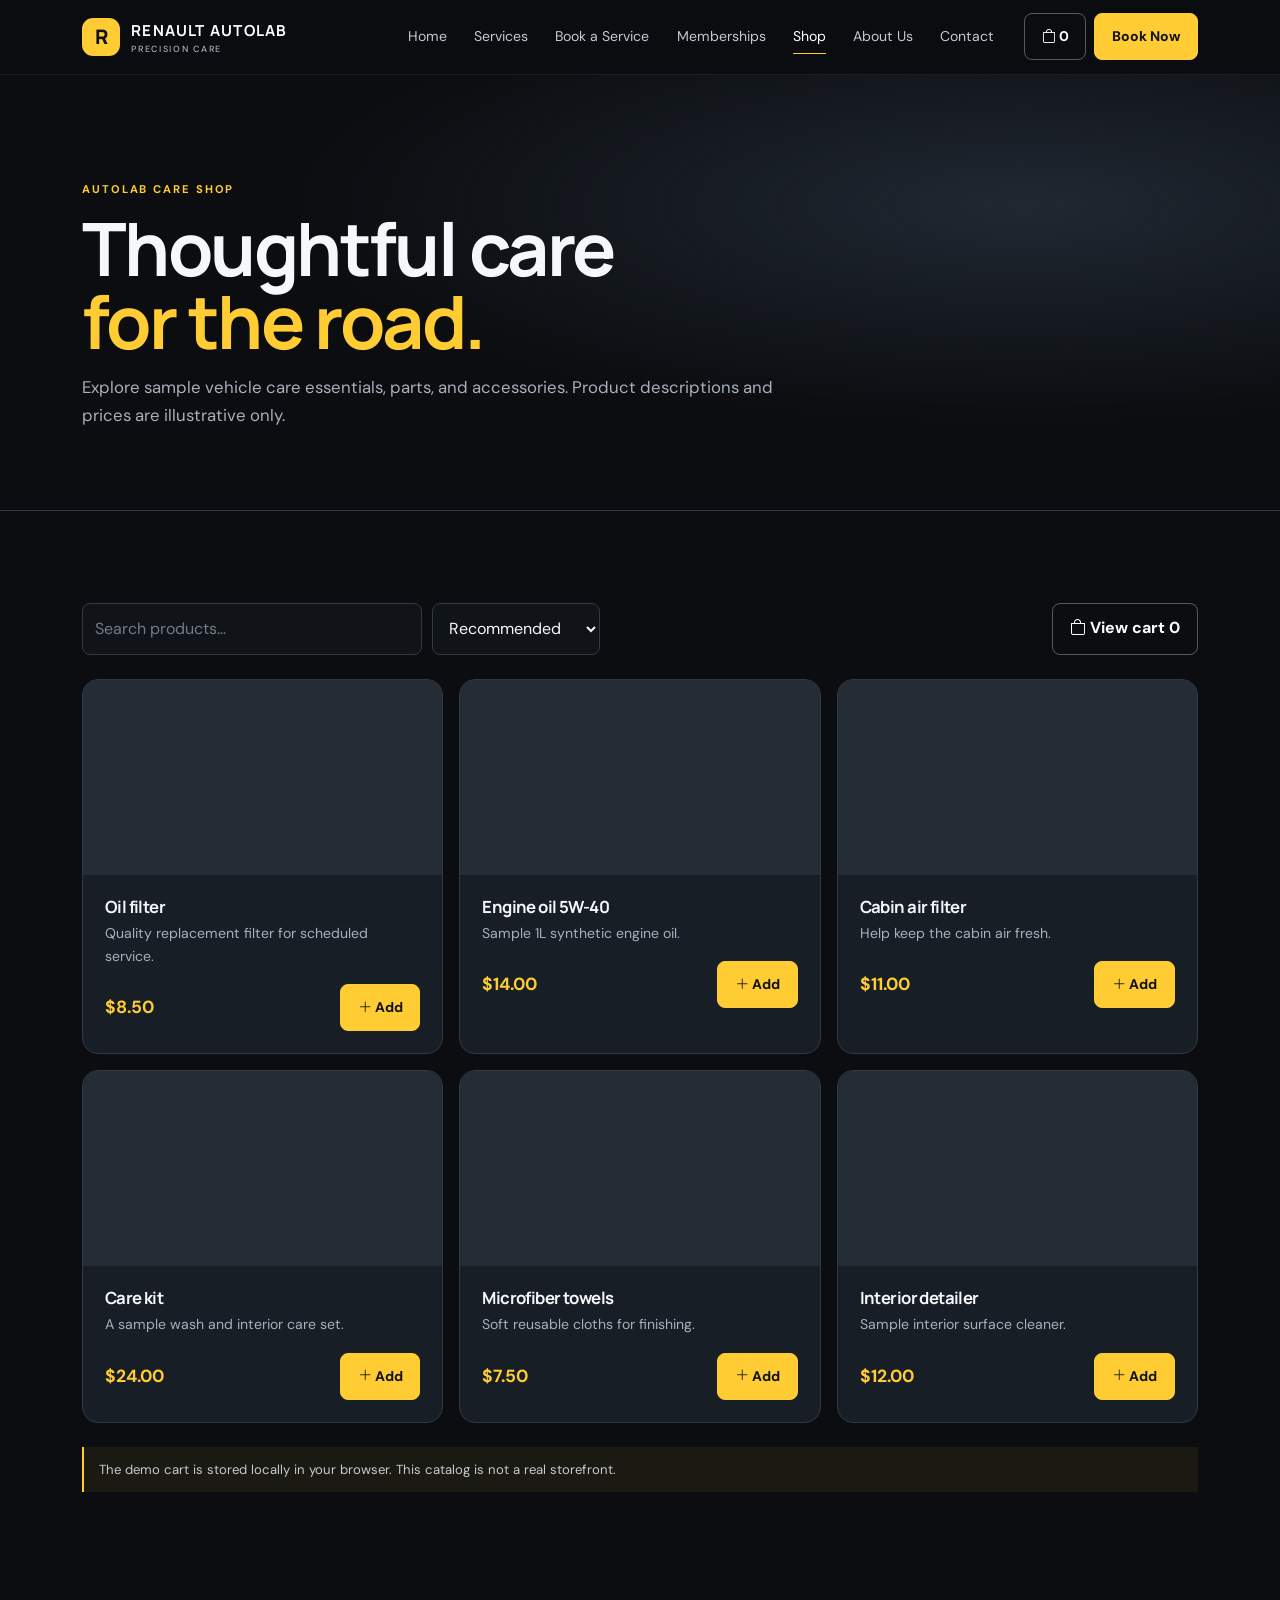
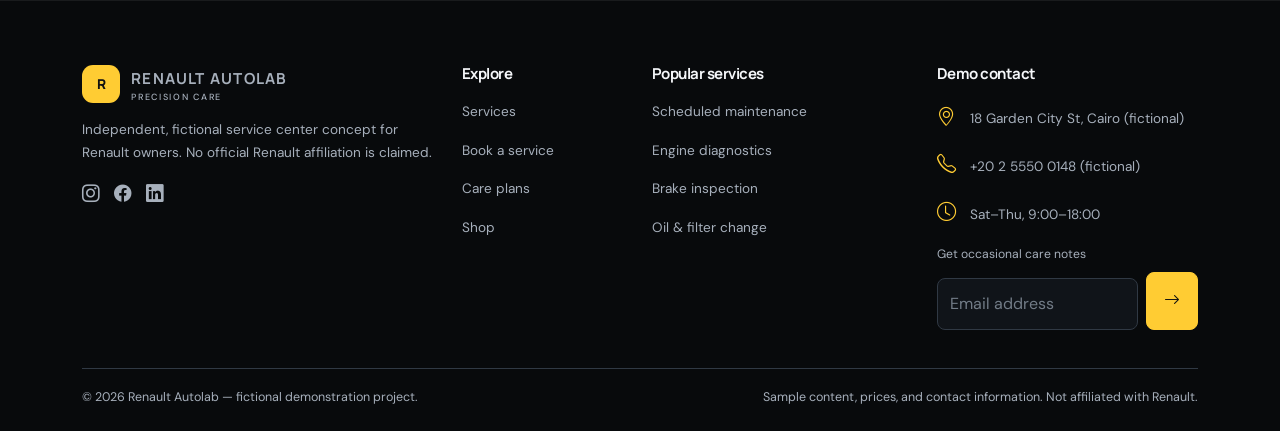
<file: shop.html>
<!doctype html><html lang="en"><head><meta charset="utf-8"><meta name="viewport" content="width=device-width,initial-scale=1"><meta name="description" content="Browse sample automotive care products in the Renault Autolab demo shop."><title>Care Shop | Renault Autolab</title><link rel="icon" href="images/favicon.svg" type="image/svg+xml"><link href="https://cdn.jsdelivr.net/npm/bootstrap@5.3.3/dist/css/bootstrap.min.css" rel="stylesheet"><link href="https://cdn.jsdelivr.net/npm/bootstrap-icons@1.11.3/font/bootstrap-icons.min.css" rel="stylesheet"><link rel="stylesheet" href="css/style.css"></head><body><div id="site-header"></div><main><header class="page-hero"><div class="container"><span class="eyebrow">AUTOLAB CARE SHOP</span><h1>Thoughtful care<br><em>for the road.</em></h1><p>Explore sample vehicle care essentials, parts, and accessories. Product descriptions and prices are illustrative only.</p></div></header><section class="section-pad"><div class="container"><div class="filter-row"><input id="product-search" placeholder="Search products…" aria-label="Search products"><select id="product-sort" aria-label="Sort products"><option value="default">Recommended</option><option value="low">Price: low to high</option><option value="high">Price: high to low</option></select><a href="cart.html" class="btn btn-outline-light ms-auto"><i class="bi bi-bag"></i> View cart <span class="cart-count">0</span></a></div><div class="row g-3" id="shop-products"></div><p class="legal-note mt-4">The demo cart is stored locally in your browser. This catalog is not a real storefront.</p></div></section></main><div id="site-footer"></div><div id="toast-area" class="toast-container position-fixed bottom-0 end-0 p-3"></div><script src="https://cdn.jsdelivr.net/npm/bootstrap@5.3.3/dist/js/bootstrap.bundle.min.js"></script><script src="js/main.js"></script><script src="js/shop.js"></script></body></html>
</file>
<file: css/style.css>
@import url('https://fonts.googleapis.com/css2?family=DM+Sans:wght@400;500;600;700&family=Manrope:wght@400;500;600;700;800&display=swap');
:root{--bg:#0b0d10;--surface:#12161b;--card:#181e25;--raised:#202832;--yellow:#ffcc33;--red:#e63946;--text:#f5f7fa;--muted:#a7b0bc;--border:#303944;--green:#35c98a;--radius:16px;--shadow:0 22px 60px #0006;--ease:220ms ease}*{box-sizing:border-box}html{scroll-behavior:smooth}body{margin:0;background:var(--bg);color:var(--text);font-family:'DM Sans',sans-serif;line-height:1.65}h1,h2,h3,h4,.brand{font-family:Manrope,sans-serif;letter-spacing:-.035em;font-weight:700}h1{font-size:clamp(3rem,7vw,6.1rem);line-height:.99}h2{font-size:clamp(2rem,4vw,3.2rem);line-height:1.1}h3{font-size:1.05rem}p{color:var(--muted)}em{font-style:normal;color:var(--yellow)}a{color:inherit;text-decoration:none}a:hover{color:var(--yellow)}.muted{color:var(--muted)}.navbar{background:#0b0d10ef;border-bottom:1px solid #ffffff12;backdrop-filter:blur(14px);z-index:20;padding:.8rem 0}.navbar-brand{display:flex;gap:.7rem;align-items:center}.brand-mark{display:grid;place-items:center;width:38px;height:38px;border-radius:11px;background:var(--yellow);color:#111;font-weight:900;font-family:Manrope}.brand{font-size:.95rem;letter-spacing:.08em}.brand small{display:block;font:500 .56rem 'DM Sans';letter-spacing:.19em;color:var(--muted)}.nav-link{position:relative;color:#c4cad1!important;font-size:.88rem;margin:0 .35rem}.nav-link:after{content:'';position:absolute;left:.5rem;right:.5rem;bottom:2px;height:1px;background:var(--yellow);transform:scaleX(0);transition:transform var(--ease)}.nav-link:hover:after,.nav-link.active:after{transform:scaleX(1)}.nav-link.active{color:#fff!important}.navbar-toggler{border-color:var(--border)}.navbar-toggler-icon{filter:invert(1)}.btn{border-radius:8px;font-weight:700;padding:.75rem 1.05rem;transition:transform var(--ease),background var(--ease),color var(--ease),border var(--ease)}.btn:hover{transform:translateY(-2px)}.btn-accent{background:var(--yellow);color:#111;border:1px solid var(--yellow)}.btn-accent:hover{background:#ffda68;color:#111;border-color:#ffda68}.btn-outline-light{border-color:#ffffff50;color:#fff}.eyebrow{font-size:.7rem;letter-spacing:.17em;font-weight:700;color:var(--yellow);text-transform:uppercase}.hero{min-height:690px;height:min(90vh,850px);position:relative;display:flex;align-items:center;overflow:hidden}.hero-photo{position:absolute;inset:0;background:linear-gradient(90deg,#090b0eeF 0%,#090b0ed9 38%,#090b0e54 72%,#090b0e22),linear-gradient(0deg,#0b0d10 0%,transparent 28%),url('https://images.unsplash.com/photo-1486262715619-67b85e0b08d3?auto=format&fit=crop&w=2000&q=85') center/cover}.hero-content{position:relative;z-index:1;padding-top:35px;animation:rise .8s ease both}.hero-content .lead{max-width:550px;font-size:1.12rem;margin-top:1.4rem}.dot{display:inline-block;width:7px;height:7px;background:var(--yellow);border-radius:50%;margin-right:8px}.sep{color:#68717b;margin:0 .4rem}.trust-row{display:flex;gap:42px;margin-top:4.4rem}.trust-row div{display:flex;flex-direction:column}.trust-row strong{font:700 1.45rem Manrope}.trust-row strong span{color:var(--yellow)}.trust-row small,.demo-note{font-size:.72rem;color:var(--muted)}.demo-note{display:block;margin-top:.8rem}.scroll-cue{position:absolute;right:5%;bottom:45px;color:#ddd}.section-pad{padding:92px 0}.section-alt{background:var(--surface)}.section-heading{display:flex;justify-content:space-between;align-items:end;gap:20px;margin-bottom:32px}.section-heading h2{margin:.45rem 0 0}.text-link{color:var(--yellow);font-size:.9rem;font-weight:700}.booking-strip{background:var(--card);border:1px solid var(--border);border-radius:var(--radius);padding:28px;display:grid;grid-template-columns:.8fr 1.6fr;gap:30px;align-items:center}.booking-strip h2{font-size:1.65rem;margin:.3rem 0}.quick-form{display:grid;grid-template-columns:repeat(3,1fr) auto;gap:10px;align-items:end}.quick-form label,.form-label{display:block;font-size:.76rem;color:var(--muted)}input,select,textarea,.form-control,.form-select{width:100%;margin-top:6px;background:#101419!important;border:1px solid var(--border)!important;border-radius:8px!important;color:var(--text)!important;padding:.72rem!important;min-height:46px}input::placeholder,textarea::placeholder{color:#727c87!important}input:focus,select:focus,textarea:focus,.form-control:focus,.form-select:focus{border-color:var(--yellow)!important;box-shadow:0 0 0 3px #ffcc3325!important}.form-control::file-selector-button{background:var(--raised);color:var(--text)}option{background:#12161b}.service-card,.product-card,.plan-card{height:100%;background:var(--card);border:1px solid var(--border);border-radius:var(--radius);overflow:hidden;transition:transform var(--ease),border var(--ease),box-shadow var(--ease)}.service-card:hover,.product-card:hover,.plan-card:hover{transform:translateY(-5px);border-color:#ffcc3370;box-shadow:0 16px 35px #0004}.service-icon{width:46px;height:46px;display:grid;place-items:center;background:#ffcc3318;color:var(--yellow);border-radius:12px;font-size:1.25rem;margin-bottom:22px}.service-body,.product-body{padding:22px}.service-body p,.product-body p{font-size:.88rem}.price{color:var(--yellow);font-weight:700}.service-card .text-link{font-size:.82rem}.benefit-grid{display:grid;grid-template-columns:1fr 1fr;gap:12px}.benefit-grid article{padding:24px;background:var(--card);border:1px solid var(--border);border-radius:var(--radius)}.benefit-grid i{font-size:1.5rem;color:var(--yellow)}.benefit-grid h3{margin:16px 0 5px}.benefit-grid p{font-size:.84rem;margin:0}.steps b{display:inline-flex;color:var(--yellow);font:800 1.1rem Manrope;border-bottom:1px solid var(--border);padding:0 0 15px;width:100%}.steps h3{margin:18px 0 8px}.steps p{font-size:.9rem}.plan-card{padding:28px}.plan-card.featured{border-color:var(--yellow);position:relative}.plan-card .price{font:700 2rem Manrope}.plan-card ul{list-style:none;padding:0;margin:22px 0}.plan-card li{padding:8px 0;color:var(--muted);border-bottom:1px solid #ffffff0d}.plan-card li i{color:var(--green);margin-right:8px}.product-image{height:195px;background:#242c35 center/cover}.product-body h3{margin:0 0 5px}.product-body .price{font-size:1.1rem}.quote-band{padding:78px 0;background:linear-gradient(110deg,#171d24,#101418);border-block:1px solid var(--border)}.stars{color:var(--yellow);letter-spacing:.15em}.quote-band blockquote{font:600 clamp(1.35rem,3vw,2.1rem) Manrope;line-height:1.3;margin:16px 0}.accordion-dark .accordion-item{background:var(--card);border:1px solid var(--border);margin-bottom:8px;border-radius:9px!important;overflow:hidden}.accordion-dark .accordion-button{background:var(--card);color:var(--text);font-weight:600;box-shadow:none}.accordion-dark .accordion-button:not(.collapsed){color:var(--yellow)}.accordion-dark .accordion-button:after{filter:invert(1)}.accordion-dark .accordion-body{color:var(--muted)}.narrow{max-width:850px}.page-hero{padding:100px 0 65px;background:radial-gradient(ellipse at 80% 30%,#202832 0,transparent 50%),var(--bg);border-bottom:1px solid var(--border)}.page-hero h1{font-size:clamp(2.8rem,6vw,4.6rem);margin:.7rem 0 1rem}.page-hero p{max-width:700px;font-size:1.05rem}.content-block{padding:56px 0}.info-panel{padding:28px;border-radius:var(--radius);background:var(--card);border:1px solid var(--border)}.form-card{padding:28px;background:var(--card);border:1px solid var(--border);border-radius:var(--radius)}.form-check-input{width:1.2em;height:1.2em;background-color:#101419;border-color:var(--border)}.form-check-input:checked{background-color:var(--yellow);border-color:var(--yellow)}.filter-row{display:flex;gap:10px;flex-wrap:wrap;margin-bottom:24px}.filter-row input{max-width:340px;margin:0}.filter-row select{width:auto;margin:0}.cart-row{padding:18px 0;border-bottom:1px solid var(--border)}.footer{background:#080a0c;padding:64px 0 24px;border-top:1px solid #ffffff12}.footer h3{font-size:.94rem;margin-bottom:18px}.footer p,.footer a{font-size:.85rem;color:var(--muted)}.footer a:hover{color:var(--yellow)}.footer-bottom{border-top:1px solid var(--border);padding-top:18px;margin-top:38px;font-size:.78rem;color:var(--muted)}.socials{display:flex;gap:14px}.socials a{font-size:1.1rem}.footer input{min-height:42px}.back-top{position:fixed;right:20px;bottom:20px;width:42px;height:42px;border:0;border-radius:50%;background:var(--yellow);color:#111;opacity:0;pointer-events:none;transition:opacity var(--ease);z-index:10}.back-top.show{opacity:1;pointer-events:auto}.toast{background:#202832;color:var(--text);border:1px solid var(--border)}.empty-state{padding:50px 20px;text-align:center;border:1px dashed var(--border);border-radius:var(--radius);color:var(--muted)}.contact-icon{color:var(--yellow);font-size:1.2rem;margin-right:10px}.image-panel{min-height:350px;border-radius:var(--radius);background:linear-gradient(0deg,#090b0b99,#090b0b22),url('https://images.unsplash.com/photo-1486006920555-c77dcf18193c?auto=format&fit=crop&w=1200&q=80') center/cover}.team-photo{height:230px;background-size:cover;background-position:center;border-radius:12px}.legal-note{padding:12px 15px;background:#ffcc3310;border-left:2px solid var(--yellow);color:#c6cbd1;font-size:.82rem}.reveal{opacity:0;transform:translateY(14px);transition:opacity .6s ease,transform .6s ease}.reveal.visible{opacity:1;transform:none}@keyframes rise{from{opacity:0;transform:translateY(18px)}to{opacity:1;transform:none}}@media(max-width:991px){.navbar-collapse{padding:14px 0}.navbar-nav{padding:8px 0}.booking-strip{grid-template-columns:1fr}.quick-form{grid-template-columns:repeat(2,1fr)}.quick-form .btn{align-self:end}.hero{min-height:670px;height:auto;padding:90px 0}.hero-photo{background-position:58% center}.trust-row{margin-top:3rem}}@media(max-width:575px){.section-pad{padding:68px 0}.section-heading{align-items:start;flex-direction:column}.hero{min-height:690px}.hero-content{padding-top:15px}.hero-content .lead{font-size:1rem}.trust-row{gap:20px}.trust-row strong{font-size:1.2rem}.booking-strip{padding:20px}.quick-form{grid-template-columns:1fr}.quick-form .btn{width:100%}.benefit-grid{gap:8px}.benefit-grid article{padding:17px}.page-hero{padding:75px 0 50px}.form-card{padding:20px}}@media(prefers-reduced-motion:reduce){*,*::before,*::after{scroll-behavior:auto!important;animation-duration:.01ms!important;animation-iteration-count:1!important;transition-duration:.01ms!important}.reveal{opacity:1;transform:none}}
</file>
